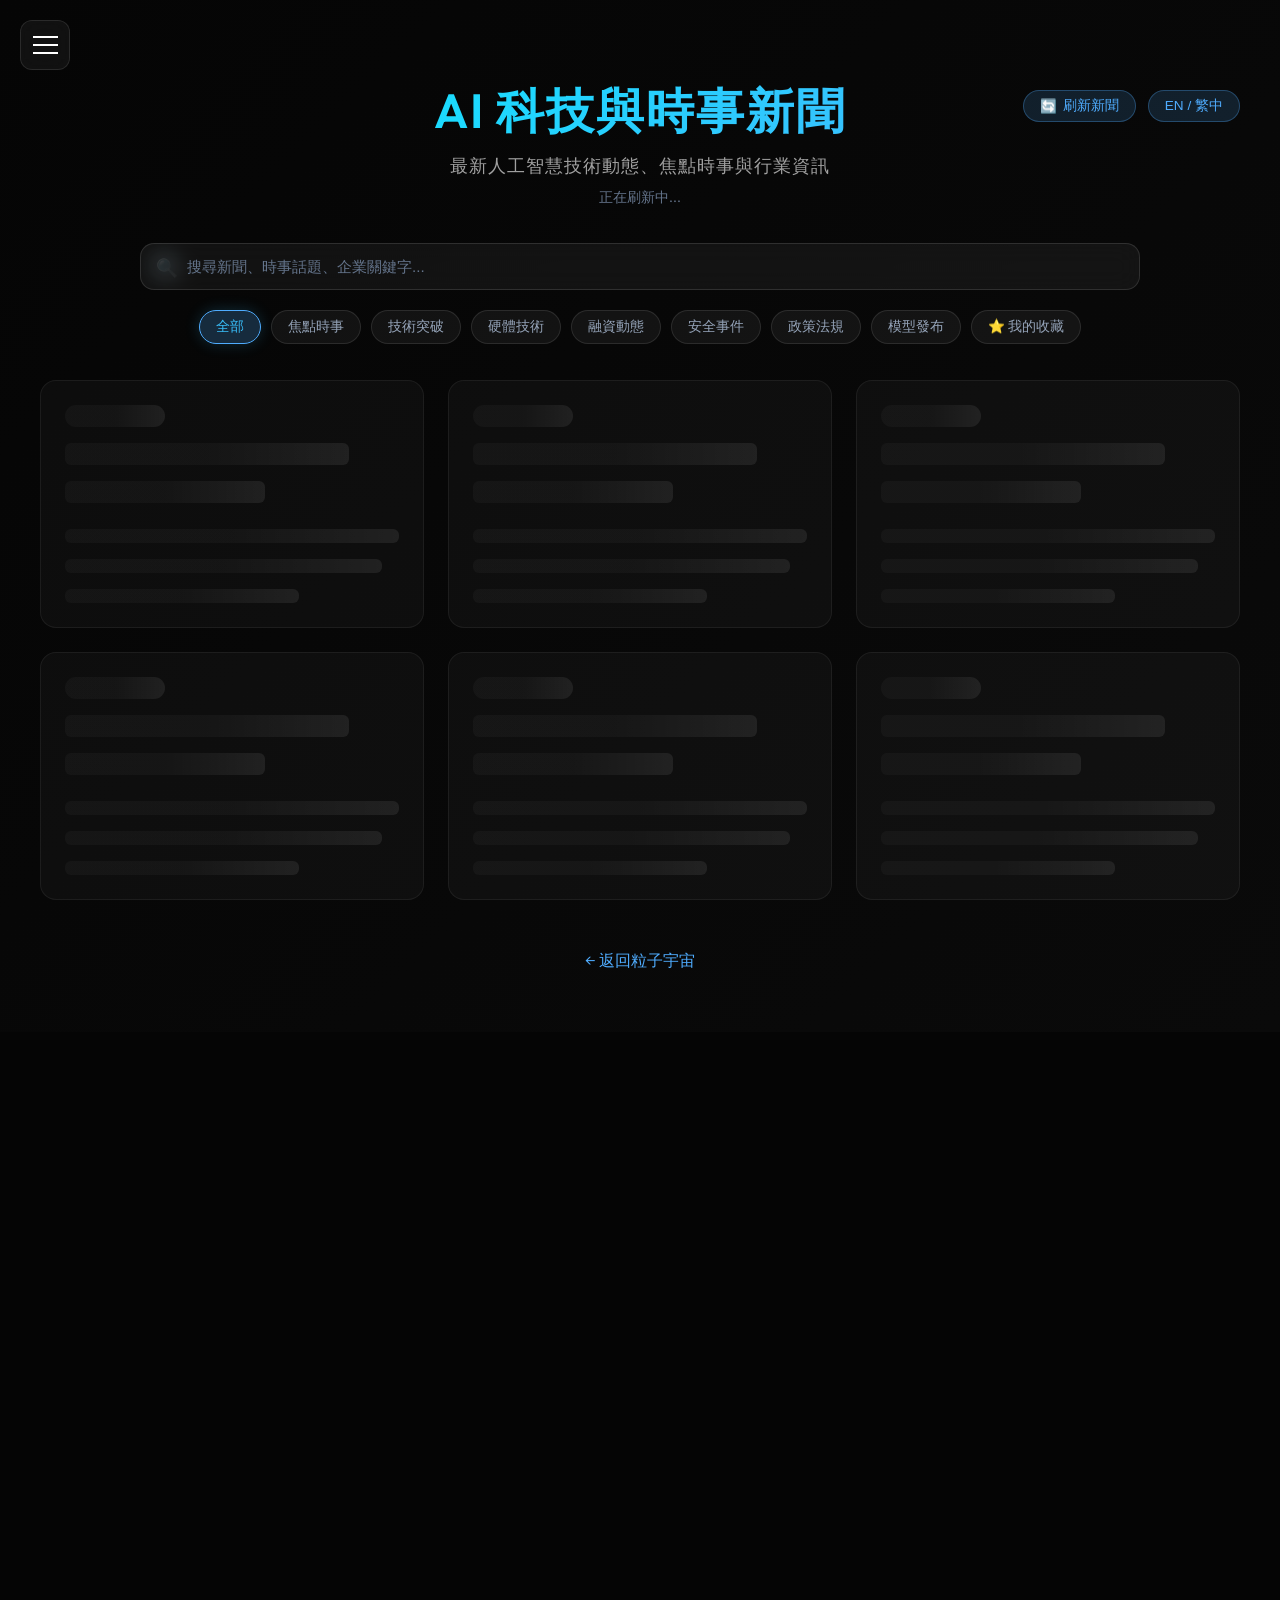
<file: ai-news.html>
<!DOCTYPE html>
<html lang="zh-Hant">

<head>
    <meta charset="UTF-8">
    <meta name="viewport" content="width=device-width, initial-scale=1.0">
    <title>AI 新聞 - Particle Universe</title>
    <link rel="stylesheet" href="style.css">
    <style>
        /* AI News Page Specific Styles */
        .news-page {
            position: absolute;
            top: 0;
            left: 0;
            width: 100vw;
            min-height: 100vh;
            background: linear-gradient(135deg, #050505 0%, #0a0a0a 100%);
            z-index: 2;
            padding: 80px 40px 60px;
            overflow-x: hidden;
        }

        .news-container {
            max-width: 1400px;
            margin: 0 auto;
        }

        .news-header {
            text-align: center;
            margin-bottom: 36px;
            position: relative;
        }

        .news-header h1 {
            font-size: 3rem;
            font-weight: 600;
            letter-spacing: 2px;
            background: linear-gradient(135deg, #00f2fe 0%, #4facfe 100%);
            -webkit-background-clip: text;
            -webkit-text-fill-color: transparent;
            margin-bottom: 10px;
        }

        .news-header p {
            font-size: 1.1rem;
            font-weight: 300;
            color: #a0a0a0;
            letter-spacing: 1px;
        }

        .header-actions {
            position: absolute;
            top: 10px;
            right: 0;
            display: flex;
            align-items: center;
            gap: 12px;
            z-index: 10;
        }

        .action-btn {
            background: rgba(79, 172, 254, 0.15);
            border: 1px solid rgba(79, 172, 254, 0.3);
            color: #4facfe;
            padding: 6px 16px;
            border-radius: 20px;
            font-size: 0.85rem;
            cursor: pointer;
            transition: all 0.2s ease;
            display: inline-flex;
            align-items: center;
            gap: 6px;
        }

        .action-btn:hover {
            background: rgba(79, 172, 254, 0.35);
            border-color: rgba(79, 172, 254, 0.6);
            color: #ffffff;
        }

        .action-btn.active {
            background: linear-gradient(135deg, #00f2fe 0%, #4facfe 100%);
            color: #050505;
            font-weight: 600;
        }

        .refresh-spinner {
            display: inline-block;
            transition: transform 0.6s ease;
        }

        .refresh-spinner.spinning {
            animation: spin 1s linear infinite;
        }

        @keyframes spin {
            100% { transform: rotate(360deg); }
        }

        /* Controls Section: Search + Filters */
        .controls-section {
            max-width: 1000px;
            margin: 0 auto 36px;
            display: flex;
            flex-direction: column;
            gap: 20px;
        }

        .search-box-wrapper {
            position: relative;
            width: 100%;
        }

        .search-box {
            width: 100%;
            padding: 14px 20px 14px 46px;
            background: rgba(255, 255, 255, 0.05);
            border: 1px solid rgba(255, 255, 255, 0.12);
            border-radius: 14px;
            color: #ffffff;
            font-size: 0.95rem;
            outline: none;
            backdrop-filter: blur(12px);
            transition: all 0.3s ease;
        }

        .search-box:focus {
            border-color: rgba(79, 172, 254, 0.6);
            background: rgba(255, 255, 255, 0.08);
            box-shadow: 0 0 20px rgba(79, 172, 254, 0.2);
        }

        .search-box::placeholder {
            color: #64748b;
        }

        .search-icon {
            position: absolute;
            left: 16px;
            top: 50%;
            transform: translateY(-50%);
            color: #64748b;
            font-size: 1.1rem;
            pointer-events: none;
        }

        .clear-search-btn {
            position: absolute;
            right: 14px;
            top: 50%;
            transform: translateY(-50%);
            background: none;
            border: none;
            color: #94a3b8;
            font-size: 1.1rem;
            cursor: pointer;
            display: none;
            padding: 4px 8px;
        }

        .clear-search-btn:hover {
            color: #ffffff;
        }

        /* Filter Pills */
        .filter-pills {
            display: flex;
            flex-wrap: wrap;
            justify-content: center;
            gap: 10px;
        }

        .filter-pill {
            background: rgba(255, 255, 255, 0.05);
            border: 1px solid rgba(255, 255, 255, 0.1);
            color: #94a3b8;
            padding: 7px 16px;
            border-radius: 20px;
            font-size: 0.85rem;
            cursor: pointer;
            transition: all 0.25s ease;
            user-select: none;
        }

        .filter-pill:hover {
            background: rgba(255, 255, 255, 0.1);
            color: #ffffff;
            border-color: rgba(79, 172, 254, 0.3);
        }

        .filter-pill.active {
            background: rgba(79, 172, 254, 0.22);
            border-color: #4facfe;
            color: #38bdf8;
            font-weight: 500;
            box-shadow: 0 0 15px rgba(56, 189, 248, 0.2);
        }

        /* News Grid & Cards */
        .news-grid {
            display: grid;
            grid-template-columns: repeat(auto-fill, minmax(380px, 1fr));
            gap: 24px;
            margin: 0 auto;
        }

        .news-card {
            background: rgba(255, 255, 255, 0.04);
            border: 1px solid rgba(255, 255, 255, 0.09);
            backdrop-filter: blur(10px);
            border-radius: 16px;
            padding: 24px;
            transition: all 0.3s cubic-bezier(0.4, 0, 0.2, 1);
            display: flex;
            flex-direction: column;
            position: relative;
        }

        .news-card:hover {
            background: rgba(255, 255, 255, 0.07);
            transform: translateY(-4px);
            border-color: rgba(79, 172, 254, 0.35);
            box-shadow: 0 12px 30px rgba(0, 0, 0, 0.4), 0 0 20px rgba(79, 172, 254, 0.1);
        }

        .card-top {
            display: flex;
            justify-content: space-between;
            align-items: center;
            margin-bottom: 14px;
        }

        .news-card .category {
            background: rgba(79, 172, 254, 0.15);
            color: #38bdf8;
            font-size: 0.75rem;
            font-weight: 600;
            padding: 4px 12px;
            border-radius: 20px;
            letter-spacing: 0.5px;
            border: 1px solid rgba(56, 189, 248, 0.2);
        }

        .news-card .date-badge {
            font-size: 0.78rem;
            color: #808080;
            display: flex;
            align-items: center;
            gap: 6px;
        }

        .news-card .title {
            font-size: 1.18rem;
            font-weight: 500;
            color: #f1f5f9;
            margin-bottom: 12px;
            line-height: 1.45;
            cursor: pointer;
            transition: color 0.2s ease;
        }

        .news-card .title:hover {
            color: #38bdf8;
        }

        .news-card .summary {
            font-size: 0.88rem;
            font-weight: 300;
            color: #94a3b8;
            line-height: 1.6;
            margin-bottom: 20px;
            flex-grow: 1;
            display: -webkit-box;
            -webkit-line-clamp: 4;
            -webkit-box-orient: vertical;
            overflow: hidden;
        }

        .card-footer {
            display: flex;
            align-items: center;
            justify-content: space-between;
            padding-top: 14px;
            border-top: 1px solid rgba(255, 255, 255, 0.06);
            font-size: 0.8rem;
        }

        .source-pill {
            color: #38bdf8;
            text-decoration: none;
            background: rgba(255, 255, 255, 0.04);
            padding: 3px 10px;
            border-radius: 6px;
            border: 1px solid rgba(255, 255, 255, 0.08);
            transition: all 0.2s ease;
            max-width: 180px;
            overflow: hidden;
            text-overflow: ellipsis;
            white-space: nowrap;
        }

        .source-pill:hover {
            background: rgba(79, 172, 254, 0.2);
            color: #ffffff;
            border-color: rgba(79, 172, 254, 0.4);
        }

        .card-actions {
            display: flex;
            align-items: center;
            gap: 8px;
        }

        .icon-btn {
            background: rgba(255, 255, 255, 0.05);
            border: 1px solid rgba(255, 255, 255, 0.1);
            color: #94a3b8;
            border-radius: 8px;
            padding: 6px 10px;
            font-size: 0.82rem;
            cursor: pointer;
            transition: all 0.2s ease;
            display: inline-flex;
            align-items: center;
            gap: 4px;
        }

        .icon-btn:hover {
            background: rgba(79, 172, 254, 0.25);
            color: #ffffff;
            border-color: #38bdf8;
        }

        .icon-btn.saved {
            background: rgba(234, 179, 8, 0.2);
            border-color: #eab308;
            color: #facc15;
        }

        /* Skeleton Loading Cards */
        .skeleton-card {
            background: rgba(255, 255, 255, 0.03);
            border: 1px solid rgba(255, 255, 255, 0.06);
            border-radius: 16px;
            padding: 24px;
            display: flex;
            flex-direction: column;
            gap: 16px;
        }

        .skeleton-line {
            height: 14px;
            background: linear-gradient(90deg, rgba(255,255,255,0.03) 25%, rgba(255,255,255,0.08) 50%, rgba(255,255,255,0.03) 75%);
            background-size: 200% 100%;
            animation: shimmer 1.5s infinite;
            border-radius: 6px;
        }

        .skeleton-tag { width: 30%; height: 22px; border-radius: 20px; }
        .skeleton-title { width: 85%; height: 22px; }
        .skeleton-title-2 { width: 60%; height: 22px; }
        .skeleton-desc-1 { width: 100%; }
        .skeleton-desc-2 { width: 95%; }
        .skeleton-desc-3 { width: 70%; }

        @keyframes shimmer {
            0% { background-position: 200% 0; }
            100% { background-position: -200% 0; }
        }

        /* Reader Modal */
        .modal-overlay {
            position: fixed;
            top: 0;
            left: 0;
            width: 100vw;
            height: 100vh;
            background: rgba(0, 0, 0, 0.8);
            backdrop-filter: blur(12px);
            z-index: 2000;
            display: flex;
            align-items: center;
            justify-content: center;
            opacity: 0;
            pointer-events: none;
            transition: opacity 0.3s ease;
            padding: 20px;
        }

        .modal-overlay.open {
            opacity: 1;
            pointer-events: auto;
        }

        .modal-content {
            background: #0d1117;
            border: 1px solid rgba(79, 172, 254, 0.3);
            border-radius: 20px;
            max-width: 680px;
            width: 100%;
            padding: 32px;
            box-shadow: 0 20px 50px rgba(0, 0, 0, 0.7), 0 0 30px rgba(79, 172, 254, 0.15);
            transform: scale(0.95);
            transition: transform 0.3s cubic-bezier(0.34, 1.56, 0.64, 1);
            position: relative;
            max-height: 85vh;
            overflow-y: auto;
        }

        .modal-overlay.open .modal-content {
            transform: scale(1);
        }

        .modal-close {
            position: absolute;
            top: 20px;
            right: 20px;
            background: rgba(255, 255, 255, 0.08);
            border: none;
            color: #94a3b8;
            font-size: 1.2rem;
            width: 34px;
            height: 34px;
            border-radius: 50%;
            cursor: pointer;
            display: flex;
            align-items: center;
            justify-content: center;
            transition: all 0.2s ease;
        }

        .modal-close:hover {
            background: rgba(255, 255, 255, 0.18);
            color: #ffffff;
        }

        .modal-category {
            display: inline-block;
            background: rgba(79, 172, 254, 0.2);
            color: #38bdf8;
            font-size: 0.8rem;
            font-weight: 600;
            padding: 4px 14px;
            border-radius: 20px;
            margin-bottom: 16px;
        }

        .modal-title {
            font-size: 1.5rem;
            font-weight: 600;
            color: #ffffff;
            margin-bottom: 14px;
            line-height: 1.4;
        }

        .modal-date {
            font-size: 0.85rem;
            color: #64748b;
            margin-bottom: 20px;
        }

        .modal-summary {
            font-size: 1.02rem;
            color: #cbd5e1;
            line-height: 1.8;
            margin-bottom: 30px;
            font-weight: 300;
        }

        .modal-actions {
            display: flex;
            align-items: center;
            gap: 12px;
            justify-content: flex-end;
            border-top: 1px solid rgba(255, 255, 255, 0.08);
            padding-top: 20px;
        }

        /* Toast notification */
        .toast {
            position: fixed;
            bottom: 30px;
            right: 30px;
            background: rgba(15, 23, 42, 0.95);
            border: 1px solid #38bdf8;
            color: #ffffff;
            padding: 12px 24px;
            border-radius: 12px;
            box-shadow: 0 10px 25px rgba(0, 0, 0, 0.5);
            font-size: 0.9rem;
            z-index: 3000;
            transform: translateY(100px);
            opacity: 0;
            transition: all 0.3s cubic-bezier(0.34, 1.56, 0.64, 1);
            display: flex;
            align-items: center;
            gap: 8px;
        }

        .toast.show {
            transform: translateY(0);
            opacity: 1;
        }

        .back-link {
            display: block;
            text-align: center;
            margin-top: 50px;
            color: #4facfe;
            text-decoration: none;
            font-size: 1rem;
            font-weight: 300;
            transition: all 0.2s ease;
        }

        .back-link:hover {
            color: #00f2fe;
            padding-left: 10px;
        }

        @media (max-width: 768px) {
            .news-header h1 { font-size: 2.2rem; }
            .header-actions {
                position: static;
                justify-content: center;
                margin-top: 16px;
            }
            .news-grid {
                grid-template-columns: 1fr;
            }
        }

        html, body { overflow-y: auto; }
        html.matrix-mode { overflow: hidden; }
        #particleCanvas { z-index: 0 !important; }
        .news-page { z-index: 2 !important; }
        .menu-container { z-index: 1000 !important; }
        .side-menu { z-index: 999 !important; }

        body.matrix-mode .news-page {
            opacity: 0;
            pointer-events: none;
            transition: opacity 0.3s ease;
        }
        body.matrix-mode #particleCanvas { z-index: 1 !important; }
    </style>
</head>

<body>
    <div class="menu-container">
        <button id="menuBtn" class="menu-btn">
            <span></span>
            <span></span>
            <span></span>
        </button>
        <div id="sideMenu" class="side-menu">
            <ul>
                <li><a href="index.html" id="homeLink">Homepage</a></li>
                <li><a href="#" id="matrixLink">Matrix</a></li>
                <li><a href="ai-news.html" id="aiNewsLink" class="active">AI NEWS</a></li>
                <li><a href="graycode.html" id="graycodeLink">Graycode Converter</a></li>
                <li><a href="openrouter.html" id="openrouterLink">OpenRouter Activity</a></li>
                <li><a href="downloads.html" id="downloadsLink">Downloads</a></li>
                <li><a href="plc-timer.html" id="plcTimerLink">PLC Timer Sim</a></li>
            </ul>
        </div>
    </div>

    <canvas id="particleCanvas"></canvas>

    <div class="news-page">
        <div class="news-container">
            <div class="news-header">
                <h1 id="pageTitle">AI 新聞</h1>
                <p id="pageSubtitle">最新人工智慧技術動態與行業資訊</p>
                <div id="updateInfo" style="color: #64748b; font-size: 0.85rem; margin-top: 10px;"></div>

                <div class="header-actions">
                    <button id="refreshBtn" class="action-btn" title="Refresh news feeds">
                        <span class="refresh-spinner" id="refreshSpinner">🔄</span>
                        <span id="refreshLabel">Refresh</span>
                    </button>
                    <button id="langToggle" class="action-btn">EN / 繁中</button>
                </div>
            </div>

            <!-- Controls: Search & Category Pills -->
            <div class="controls-section">
                <div class="search-box-wrapper">
                    <span class="search-icon">🔍</span>
                    <input type="text" id="searchInput" class="search-box" placeholder="Search news, topics, companies..." autocomplete="off">
                    <button id="clearSearchBtn" class="clear-search-btn" title="Clear search">✕</button>
                </div>

                <div class="filter-pills" id="filterPills">
                    <!-- Category pills populated by JS -->
                </div>
            </div>

            <!-- News Cards Grid -->
            <div class="news-grid" id="newsGrid">
                <!-- Skeletons / News cards dynamically populated -->
            </div>

            <a href="index.html" class="back-link" id="backLink">← 返回粒子宇宙</a>
        </div>
    </div>

    <!-- Quick Reader Modal -->
    <div id="newsModal" class="modal-overlay">
        <div class="modal-content">
            <button class="modal-close" id="modalCloseBtn">&times;</button>
            <span id="modalCategory" class="modal-category">AI News</span>
            <h2 id="modalTitle" class="modal-title"></h2>
            <div id="modalDate" class="modal-date"></div>
            <div id="modalSummary" class="modal-summary"></div>
            <div class="modal-actions">
                <button id="modalShareBtn" class="action-btn">🔗 Copy Link</button>
                <a id="modalSourceLink" href="#" target="_blank" rel="noopener noreferrer" class="action-btn active">Read Full Article ↗</a>
            </div>
        </div>
    </div>

    <!-- Toast Notification -->
    <div id="toast" class="toast">
        <span id="toastMsg">✓ Copied to clipboard</span>
    </div>

    <script src="mottos.js"></script>
    <script src="script.js"></script>
    <script src="ai-news.js"></script>
</body>
</html>
</file>
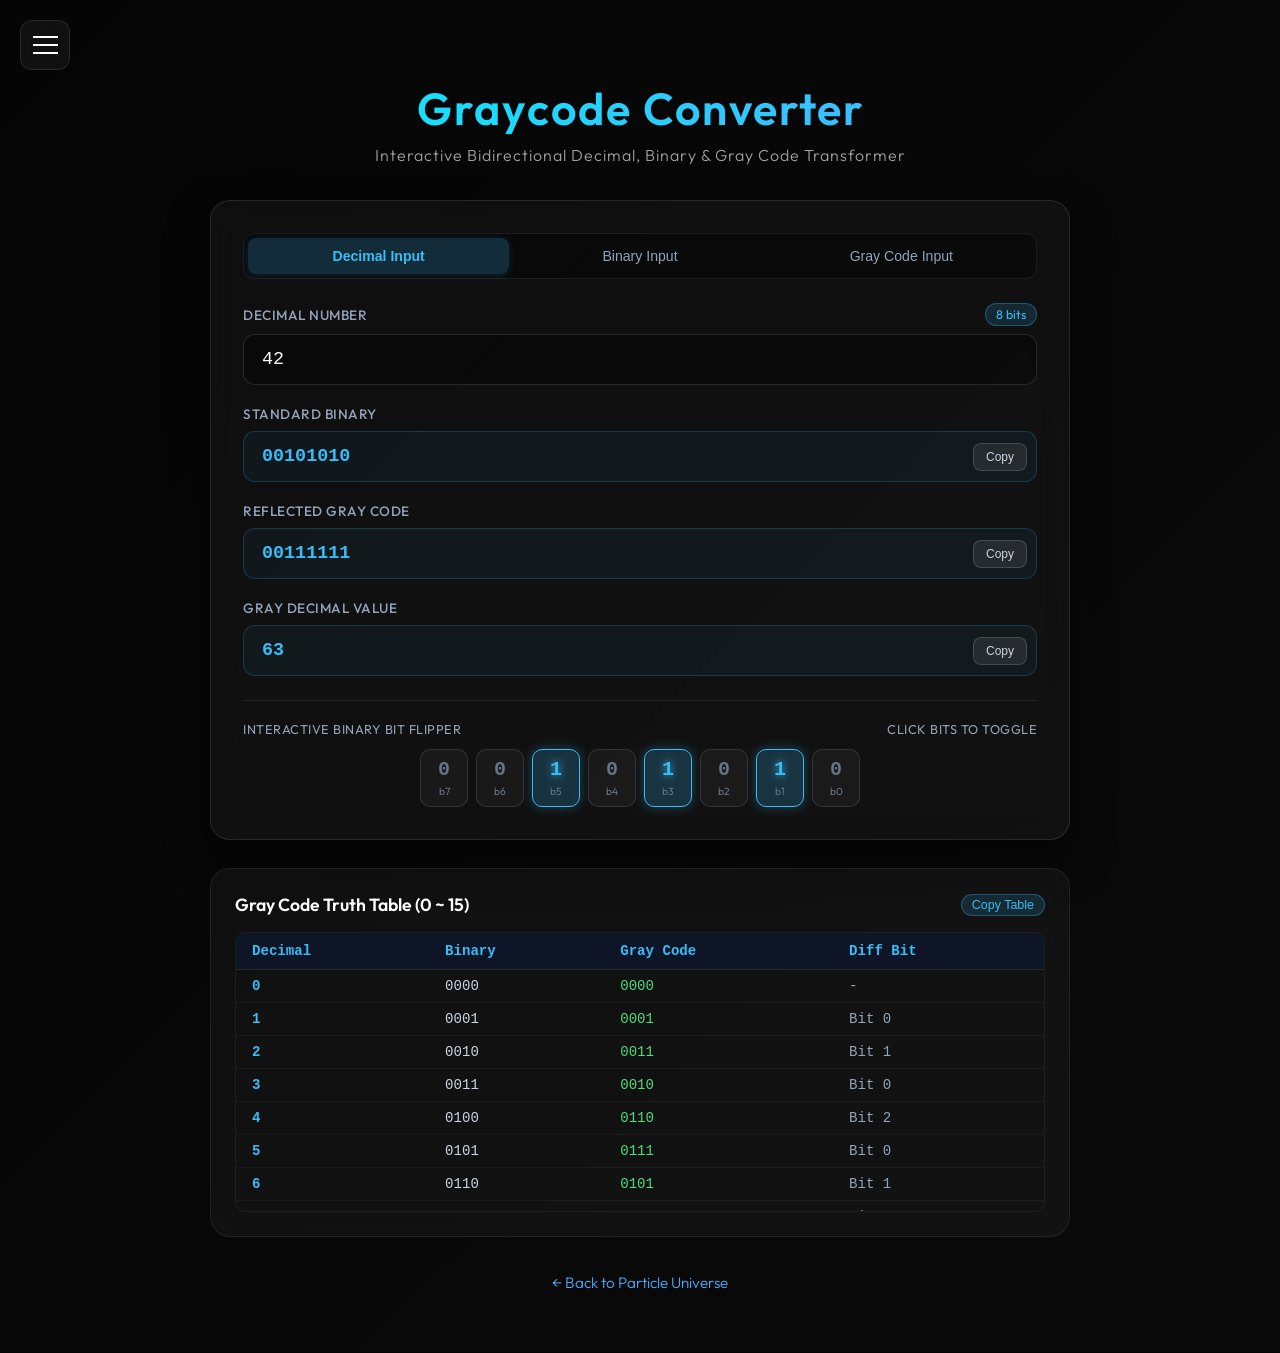
<file: graycode.html>
<!DOCTYPE html>
<html lang="en">

<head>
    <meta charset="UTF-8">
    <meta name="viewport" content="width=device-width, initial-scale=1.0">
    <title>Graycode Converter - Particle Universe</title>
    <link rel="stylesheet" href="style.css">
    <style>
        .graycode-page {
            position: absolute;
            top: 0;
            left: 0;
            width: 100vw;
            min-height: 100vh;
            background: linear-gradient(135deg, #050505 0%, #0a0a0a 100%);
            z-index: 2;
            padding: 80px 30px 60px;
            overflow-x: hidden;
        }

        .converter-container {
            max-width: 860px;
            margin: 0 auto;
        }

        .converter-header {
            text-align: center;
            margin-bottom: 35px;
        }

        .converter-header h1 {
            font-size: 2.8rem;
            font-weight: 600;
            letter-spacing: 2px;
            background: linear-gradient(135deg, #00f2fe 0%, #4facfe 100%);
            -webkit-background-clip: text;
            -webkit-text-fill-color: transparent;
            margin-bottom: 8px;
        }

        .converter-header p {
            font-size: 1rem;
            font-weight: 300;
            color: #a0a0a0;
            letter-spacing: 1px;
        }

        .main-card {
            background: rgba(255, 255, 255, 0.04);
            border: 1px solid rgba(255, 255, 255, 0.1);
            backdrop-filter: blur(16px);
            border-radius: 20px;
            padding: 32px;
            box-shadow: 0 20px 40px rgba(0, 0, 0, 0.5);
            margin-bottom: 28px;
        }

        .mode-selector {
            display: flex;
            background: rgba(0, 0, 0, 0.4);
            border-radius: 12px;
            padding: 4px;
            margin-bottom: 24px;
            border: 1px solid rgba(255, 255, 255, 0.08);
        }

        .mode-tab {
            flex: 1;
            padding: 10px 16px;
            border: none;
            background: transparent;
            color: #94a3b8;
            font-size: 0.88rem;
            font-weight: 500;
            border-radius: 8px;
            cursor: pointer;
            transition: all 0.25s ease;
        }

        .mode-tab.active {
            background: rgba(56, 189, 248, 0.2);
            color: #38bdf8;
            font-weight: 600;
            box-shadow: 0 2px 10px rgba(56, 189, 248, 0.15);
        }

        .converter-row {
            margin-bottom: 20px;
        }

        .label-row {
            display: flex;
            justify-content: space-between;
            align-items: center;
            margin-bottom: 8px;
        }

        .label-row label {
            font-size: 0.85rem;
            font-weight: 500;
            color: #94a3b8;
            letter-spacing: 0.5px;
            text-transform: uppercase;
        }

        .input-group {
            position: relative;
            display: flex;
            align-items: center;
        }

        .converter-input {
            width: 100%;
            background: rgba(0, 0, 0, 0.35);
            border: 1px solid rgba(255, 255, 255, 0.12);
            border-radius: 12px;
            padding: 14px 18px;
            font-size: 1.15rem;
            color: #ffffff;
            font-family: 'Consolas', 'Courier New', monospace;
            outline: none;
            transition: all 0.2s ease;
        }

        .converter-input:focus {
            border-color: #38bdf8;
            box-shadow: 0 0 15px rgba(56, 189, 248, 0.25);
            background: rgba(0, 0, 0, 0.5);
        }

        .converter-input[readonly] {
            color: #38bdf8;
            background: rgba(56, 189, 248, 0.05);
            border-color: rgba(56, 189, 248, 0.2);
            font-weight: 600;
        }

        .copy-btn {
            position: absolute;
            right: 10px;
            background: rgba(255, 255, 255, 0.08);
            border: 1px solid rgba(255, 255, 255, 0.15);
            color: #cbd5e1;
            padding: 6px 12px;
            border-radius: 8px;
            font-size: 0.75rem;
            cursor: pointer;
            transition: all 0.2s ease;
        }

        .copy-btn:hover {
            background: rgba(56, 189, 248, 0.25);
            color: #ffffff;
            border-color: #38bdf8;
        }

        /* Bit Toggle Buttons */
        .bit-toggle-badge {
            font-size: 0.78rem;
            color: #38bdf8;
            background: rgba(56, 189, 248, 0.15);
            border: 1px solid rgba(56, 189, 248, 0.3);
            padding: 3px 10px;
            border-radius: 12px;
            cursor: pointer;
            transition: all 0.2s ease;
        }

        .bit-toggle-badge:hover {
            background: rgba(56, 189, 248, 0.3);
        }

        /* Interactive LED Bit Flipper */
        .flipper-section {
            margin-top: 24px;
            padding-top: 20px;
            border-top: 1px solid rgba(255, 255, 255, 0.08);
        }

        .flipper-title {
            font-size: 0.8rem;
            color: #94a3b8;
            text-transform: uppercase;
            letter-spacing: 0.5px;
            margin-bottom: 12px;
            display: flex;
            justify-content: space-between;
        }

        .bit-flippers {
            display: flex;
            gap: 8px;
            flex-wrap: wrap;
            justify-content: center;
        }

        .bit-btn {
            display: flex;
            flex-direction: column;
            align-items: center;
            gap: 4px;
            background: rgba(255, 255, 255, 0.04);
            border: 1px solid rgba(255, 255, 255, 0.12);
            border-radius: 10px;
            padding: 8px 12px;
            cursor: pointer;
            transition: all 0.2s ease;
            min-width: 48px;
        }

        .bit-btn:hover {
            background: rgba(255, 255, 255, 0.1);
            transform: translateY(-2px);
        }

        .bit-btn.active {
            background: rgba(56, 189, 248, 0.2);
            border-color: #38bdf8;
            box-shadow: 0 0 12px rgba(56, 189, 248, 0.3);
        }

        .bit-btn .bit-val {
            font-size: 1.25rem;
            font-weight: 700;
            font-family: monospace;
            color: #64748b;
        }

        .bit-btn.active .bit-val {
            color: #38bdf8;
            text-shadow: 0 0 8px #38bdf8;
        }

        .bit-btn .bit-pos {
            font-size: 0.65rem;
            color: #64748b;
        }

        /* Truth Table Section */
        .table-card {
            background: rgba(255, 255, 255, 0.04);
            border: 1px solid rgba(255, 255, 255, 0.08);
            border-radius: 20px;
            padding: 24px;
            backdrop-filter: blur(10px);
        }

        .table-header {
            display: flex;
            align-items: center;
            justify-content: space-between;
            margin-bottom: 16px;
        }

        .table-header h2 {
            font-size: 1.1rem;
            font-weight: 600;
            color: #ffffff;
        }

        .sequence-table-wrap {
            max-height: 280px;
            overflow-y: auto;
            border-radius: 10px;
            border: 1px solid rgba(255, 255, 255, 0.06);
        }

        .sequence-table {
            width: 100%;
            border-collapse: collapse;
            font-family: 'Consolas', monospace;
            font-size: 0.88rem;
            text-align: left;
        }

        .sequence-table th {
            background: rgba(15, 23, 42, 0.9);
            padding: 10px 16px;
            color: #38bdf8;
            font-weight: 600;
            border-bottom: 1px solid rgba(255, 255, 255, 0.1);
            position: sticky;
            top: 0;
        }

        .sequence-table td {
            padding: 8px 16px;
            border-bottom: 1px solid rgba(255, 255, 255, 0.04);
            color: #cbd5e1;
        }

        .sequence-table tr:hover {
            background: rgba(56, 189, 248, 0.08);
        }

        .sequence-table tr.highlight {
            background: rgba(56, 189, 248, 0.18);
            color: #38bdf8;
            font-weight: bold;
        }

        .toast {
            position: fixed;
            bottom: 30px;
            right: 30px;
            background: rgba(15, 23, 42, 0.95);
            border: 1px solid #38bdf8;
            color: #ffffff;
            padding: 10px 20px;
            border-radius: 10px;
            font-size: 0.85rem;
            z-index: 2000;
            opacity: 0;
            transform: translateY(20px);
            transition: all 0.3s ease;
        }

        .toast.show {
            opacity: 1;
            transform: translateY(0);
        }

        .back-link {
            display: block;
            text-align: center;
            margin-top: 36px;
            color: #4facfe;
            text-decoration: none;
            font-size: 0.95rem;
            font-weight: 300;
            transition: all 0.2s ease;
        }

        .back-link:hover {
            color: #00f2fe;
            padding-left: 8px;
        }

        html, body { overflow-y: auto; }
        html.matrix-mode { overflow: hidden; }
        #particleCanvas { z-index: 0 !important; }
        .graycode-page { z-index: 2 !important; }
        .menu-container { z-index: 1000 !important; }
        .side-menu { z-index: 999 !important; }

        body.matrix-mode .graycode-page {
            opacity: 0;
            pointer-events: none;
            transition: opacity 0.3s ease;
        }
        body.matrix-mode #particleCanvas { z-index: 1 !important; }
    </style>
</head>

<body>
    <div class="menu-container">
        <button id="menuBtn" class="menu-btn">
            <span></span>
            <span></span>
            <span></span>
        </button>
        <div id="sideMenu" class="side-menu">
            <ul>
                <li><a href="index.html" id="homeLink">Homepage</a></li>
                <li><a href="#" id="matrixLink">Matrix</a></li>
                <li><a href="ai-news.html" id="aiNewsLink">AI NEWS</a></li>
                <li><a href="graycode.html" id="graycodeLink" class="active">Graycode Converter</a></li>
                <li><a href="openrouter.html" id="openrouterLink">OpenRouter Activity</a></li>
                <li><a href="downloads.html" id="downloadsLink">Downloads</a></li>
                <li><a href="plc-timer.html" id="plcTimerLink">PLC Timer Sim</a></li>
            </ul>
        </div>
    </div>

    <canvas id="particleCanvas"></canvas>

    <div class="graycode-page">
        <div class="converter-container">
            <div class="converter-header">
                <h1>Graycode Converter</h1>
                <p>Interactive Bidirectional Decimal, Binary & Gray Code Transformer</p>
            </div>

            <div class="main-card">
                <!-- Conversion Mode Selector -->
                <div class="mode-selector">
                    <button class="mode-tab active" onclick="setMode('dec')">Decimal Input</button>
                    <button class="mode-tab" onclick="setMode('bin')">Binary Input</button>
                    <button class="mode-tab" onclick="setMode('gray')">Gray Code Input</button>
                </div>

                <!-- Input Row 1: Primary Value -->
                <div class="converter-row">
                    <div class="label-row">
                        <label id="inputLabel" for="primaryInput">Decimal Number</label>
                        <span class="bit-toggle-badge" id="bitToggle">8 bits</span>
                    </div>
                    <div class="input-group">
                        <input type="text" id="primaryInput" class="converter-input" placeholder="Enter a number (e.g. 42)..." autocomplete="off">
                    </div>
                </div>

                <!-- Output Row 1: Standard Binary -->
                <div class="converter-row">
                    <div class="label-row">
                        <label>Standard Binary</label>
                    </div>
                    <div class="input-group">
                        <input type="text" id="binaryOutput" readonly class="converter-input">
                        <button class="copy-btn" onclick="copyValue('binaryOutput')">Copy</button>
                    </div>
                </div>

                <!-- Output Row 2: Reflected Gray Code -->
                <div class="converter-row">
                    <div class="label-row">
                        <label>Reflected Gray Code</label>
                    </div>
                    <div class="input-group">
                        <input type="text" id="grayOutput" readonly class="converter-input">
                        <button class="copy-btn" onclick="copyValue('grayOutput')">Copy</button>
                    </div>
                </div>

                <!-- Output Row 3: Decimal of Graycode -->
                <div class="converter-row" style="margin-bottom: 0;">
                    <div class="label-row">
                        <label>Gray Decimal Value</label>
                    </div>
                    <div class="input-group">
                        <input type="text" id="grayDecimalOutput" readonly class="converter-input">
                        <button class="copy-btn" onclick="copyValue('grayDecimalOutput')">Copy</button>
                    </div>
                </div>

                <!-- Interactive Clickable Bit Flippers -->
                <div class="flipper-section">
                    <div class="flipper-title">
                        <span>Interactive Binary Bit Flipper</span>
                        <span>Click bits to toggle</span>
                    </div>
                    <div class="bit-flippers" id="bitFlippers">
                        <!-- Populated by JavaScript -->
                    </div>
                </div>
            </div>

            <!-- Sequence / Truth Table Section -->
            <div class="table-card">
                <div class="table-header">
                    <h2>Gray Code Truth Table (0 ~ 15)</h2>
                    <button class="bit-toggle-badge" onclick="copyTable()">Copy Table</button>
                </div>
                <div class="sequence-table-wrap">
                    <table class="sequence-table" id="sequenceTable">
                        <thead>
                            <tr>
                                <th>Decimal</th>
                                <th>Binary</th>
                                <th>Gray Code</th>
                                <th>Diff Bit</th>
                            </tr>
                        </thead>
                        <tbody id="sequenceTableBody">
                            <!-- Populated by JavaScript -->
                        </tbody>
                    </table>
                </div>
            </div>

            <a href="index.html" class="back-link">← Back to Particle Universe</a>
        </div>
    </div>

    <div id="toast" class="toast">Copied to clipboard!</div>

    <script src="mottos.js"></script>
    <script src="script.js"></script>
    <script src="graycode.js"></script>
</body>

</html>
</file>
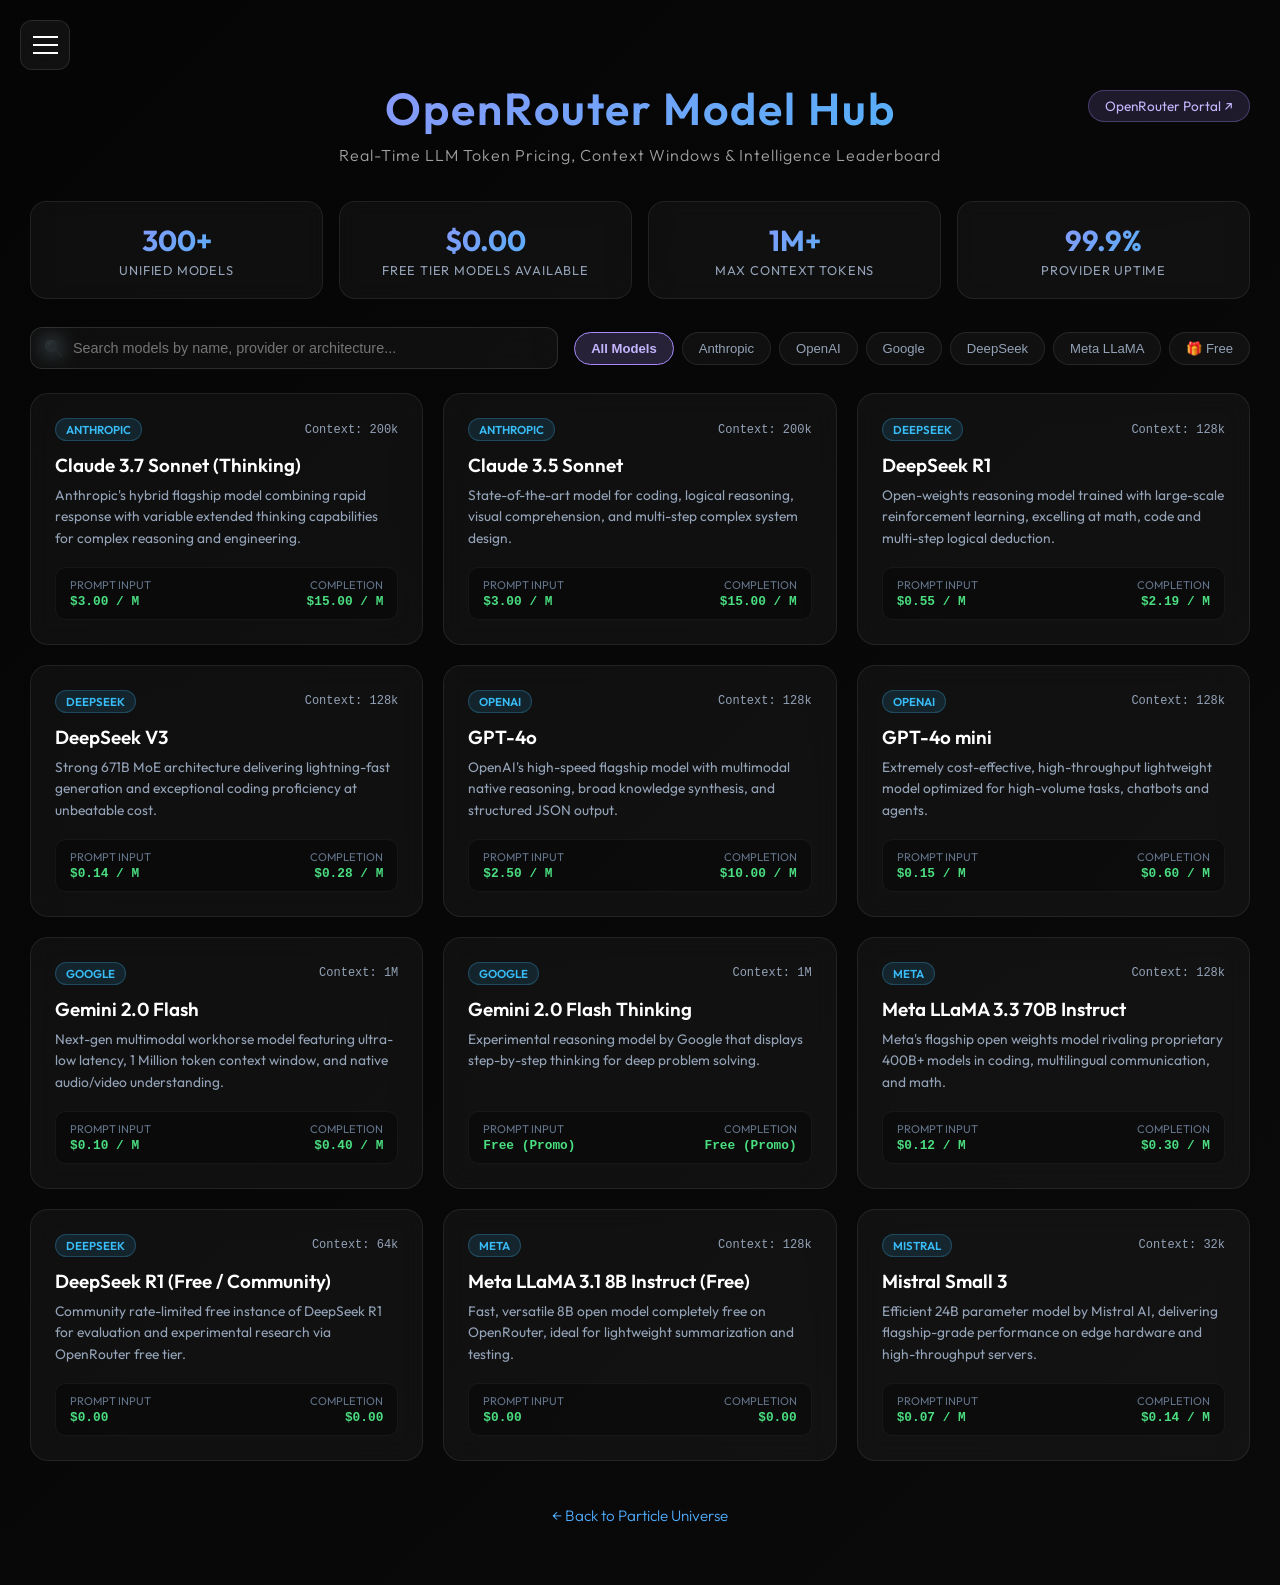
<file: openrouter.html>
<!DOCTYPE html>
<html lang="en">

<head>
    <meta charset="UTF-8">
    <meta name="viewport" content="width=device-width, initial-scale=1.0">
    <title>OpenRouter Activity & Model Hub - Particle Universe</title>
    <link rel="stylesheet" href="style.css">
    <style>
        .or-page {
            position: absolute;
            top: 0;
            left: 0;
            width: 100vw;
            min-height: 100vh;
            background: linear-gradient(135deg, #050505 0%, #0a0a0a 100%);
            z-index: 2;
            padding: 80px 30px 60px;
            overflow-x: hidden;
        }

        .or-container {
            max-width: 1300px;
            margin: 0 auto;
        }

        .or-header {
            text-align: center;
            margin-bottom: 36px;
            position: relative;
        }

        .or-header h1 {
            font-size: 2.8rem;
            font-weight: 600;
            letter-spacing: 2px;
            background: linear-gradient(135deg, #a78bfa 0%, #38bdf8 100%);
            -webkit-background-clip: text;
            -webkit-text-fill-color: transparent;
            margin-bottom: 8px;
        }

        .or-header p {
            font-size: 1rem;
            font-weight: 300;
            color: #a0a0a0;
            letter-spacing: 1px;
        }

        .header-actions {
            position: absolute;
            top: 10px;
            right: 0;
            display: flex;
            gap: 10px;
        }

        .external-btn {
            background: rgba(167, 139, 250, 0.15);
            border: 1px solid rgba(167, 139, 250, 0.3);
            color: #c4b5fd;
            padding: 6px 16px;
            border-radius: 20px;
            font-size: 0.85rem;
            text-decoration: none;
            display: inline-flex;
            align-items: center;
            gap: 6px;
            transition: all 0.2s ease;
        }

        .external-btn:hover {
            background: rgba(167, 139, 250, 0.35);
            color: #ffffff;
            border-color: #a78bfa;
        }

        /* Metrics Stats Row */
        .stats-grid {
            display: grid;
            grid-template-columns: repeat(auto-fit, minmax(220px, 1fr));
            gap: 16px;
            margin-bottom: 28px;
        }

        .stat-card {
            background: rgba(255, 255, 255, 0.04);
            border: 1px solid rgba(255, 255, 255, 0.08);
            border-radius: 16px;
            padding: 20px;
            backdrop-filter: blur(10px);
            text-align: center;
            transition: transform 0.2s ease;
        }

        .stat-card:hover {
            transform: translateY(-3px);
            border-color: rgba(167, 139, 250, 0.3);
        }

        .stat-val {
            font-size: 1.8rem;
            font-weight: 700;
            background: linear-gradient(135deg, #a78bfa 0%, #38bdf8 100%);
            -webkit-background-clip: text;
            -webkit-text-fill-color: transparent;
            font-family: 'Outfit', sans-serif;
            margin-bottom: 4px;
        }

        .stat-lbl {
            font-size: 0.8rem;
            color: #94a3b8;
            text-transform: uppercase;
            letter-spacing: 0.8px;
        }

        /* Filter & Search Bar */
        .controls-bar {
            display: flex;
            gap: 16px;
            margin-bottom: 24px;
            flex-wrap: wrap;
            align-items: center;
            justify-content: space-between;
        }

        .search-input-wrap {
            position: relative;
            flex: 1;
            min-width: 260px;
        }

        .search-input {
            width: 100%;
            padding: 12px 18px 12px 42px;
            background: rgba(255, 255, 255, 0.04);
            border: 1px solid rgba(255, 255, 255, 0.12);
            border-radius: 12px;
            color: #ffffff;
            font-size: 0.9rem;
            outline: none;
            backdrop-filter: blur(10px);
            transition: all 0.2s ease;
        }

        .search-input:focus {
            border-color: #a78bfa;
            box-shadow: 0 0 15px rgba(167, 139, 250, 0.25);
        }

        .search-icon {
            position: absolute;
            left: 14px;
            top: 50%;
            transform: translateY(-50%);
            color: #64748b;
        }

        .category-pills {
            display: flex;
            gap: 8px;
            flex-wrap: wrap;
        }

        .cat-pill {
            background: rgba(255, 255, 255, 0.04);
            border: 1px solid rgba(255, 255, 255, 0.09);
            color: #94a3b8;
            padding: 8px 16px;
            border-radius: 20px;
            font-size: 0.82rem;
            cursor: pointer;
            transition: all 0.2s ease;
        }

        .cat-pill:hover {
            color: #ffffff;
            border-color: rgba(167, 139, 250, 0.3);
        }

        .cat-pill.active {
            background: rgba(167, 139, 250, 0.2);
            border-color: #a78bfa;
            color: #c4b5fd;
            font-weight: 600;
        }

        /* Models Grid */
        .models-grid {
            display: grid;
            grid-template-columns: repeat(auto-fill, minmax(360px, 1fr));
            gap: 20px;
        }

        .model-card {
            background: rgba(255, 255, 255, 0.04);
            border: 1px solid rgba(255, 255, 255, 0.08);
            border-radius: 18px;
            padding: 24px;
            backdrop-filter: blur(12px);
            transition: all 0.3s cubic-bezier(0.4, 0, 0.2, 1);
            display: flex;
            flex-direction: column;
        }

        .model-card:hover {
            transform: translateY(-4px);
            border-color: rgba(167, 139, 250, 0.4);
            box-shadow: 0 12px 30px rgba(0, 0, 0, 0.5), 0 0 20px rgba(167, 139, 250, 0.12);
        }

        .model-top {
            display: flex;
            align-items: center;
            justify-content: space-between;
            margin-bottom: 12px;
        }

        .model-provider-badge {
            font-size: 0.72rem;
            font-weight: 600;
            background: rgba(56, 189, 248, 0.12);
            color: #38bdf8;
            border: 1px solid rgba(56, 189, 248, 0.25);
            padding: 3px 10px;
            border-radius: 20px;
            text-transform: uppercase;
        }

        .model-context-badge {
            font-size: 0.75rem;
            color: #94a3b8;
            font-family: monospace;
        }

        .model-name {
            font-size: 1.18rem;
            font-weight: 600;
            color: #ffffff;
            margin-bottom: 8px;
        }

        .model-desc {
            font-size: 0.86rem;
            color: #94a3b8;
            line-height: 1.55;
            margin-bottom: 18px;
            flex-grow: 1;
        }

        .model-pricing-row {
            display: flex;
            justify-content: space-between;
            background: rgba(0, 0, 0, 0.3);
            border-radius: 10px;
            padding: 10px 14px;
            border: 1px solid rgba(255, 255, 255, 0.05);
            font-size: 0.8rem;
        }

        .price-col {
            display: flex;
            flex-direction: column;
            gap: 2px;
        }

        .price-label {
            color: #64748b;
            font-size: 0.7rem;
            text-transform: uppercase;
        }

        .price-val {
            color: #4ade80;
            font-weight: 600;
            font-family: monospace;
        }

        .back-link {
            display: block;
            text-align: center;
            margin-top: 45px;
            color: #4facfe;
            text-decoration: none;
            font-size: 0.95rem;
            font-weight: 300;
            transition: all 0.2s ease;
        }

        .back-link:hover {
            color: #00f2fe;
            padding-left: 8px;
        }

        html, body { overflow-y: auto; }
        html.matrix-mode { overflow: hidden; }
        #particleCanvas { z-index: 0 !important; }
        .or-page { z-index: 2 !important; }
        .menu-container { z-index: 1000 !important; }
        .side-menu { z-index: 999 !important; }

        body.matrix-mode .or-page {
            opacity: 0;
            pointer-events: none;
            transition: opacity 0.3s ease;
        }
        body.matrix-mode #particleCanvas { z-index: 1 !important; }
    </style>
</head>

<body>
    <div class="menu-container">
        <button id="menuBtn" class="menu-btn">
            <span></span>
            <span></span>
            <span></span>
        </button>
        <div id="sideMenu" class="side-menu">
            <ul>
                <li><a href="index.html" id="homeLink">Homepage</a></li>
                <li><a href="#" id="matrixLink">Matrix</a></li>
                <li><a href="ai-news.html" id="aiNewsLink">AI NEWS</a></li>
                <li><a href="graycode.html" id="graycodeLink">Graycode Converter</a></li>
                <li><a href="openrouter.html" id="openrouterLink" class="active">OpenRouter Activity</a></li>
                <li><a href="downloads.html" id="downloadsLink">Downloads</a></li>
                <li><a href="plc-timer.html" id="plcTimerLink">PLC Timer Sim</a></li>
            </ul>
        </div>
    </div>

    <canvas id="particleCanvas"></canvas>

    <div class="or-page">
        <div class="or-container">
            <div class="or-header">
                <h1>OpenRouter Model Hub</h1>
                <p>Real-Time LLM Token Pricing, Context Windows & Intelligence Leaderboard</p>
                <div class="header-actions">
                    <a href="https://openrouter.ai/models" target="_blank" rel="noopener noreferrer" class="external-btn">
                        OpenRouter Portal ↗
                    </a>
                </div>
            </div>

            <!-- Stats KPI Cards -->
            <div class="stats-grid">
                <div class="stat-card">
                    <div class="stat-val">300+</div>
                    <div class="stat-lbl">Unified Models</div>
                </div>
                <div class="stat-card">
                    <div class="stat-val">$0.00</div>
                    <div class="stat-lbl">Free Tier Models Available</div>
                </div>
                <div class="stat-card">
                    <div class="stat-val">1M+</div>
                    <div class="stat-lbl">Max Context Tokens</div>
                </div>
                <div class="stat-card">
                    <div class="stat-val">99.9%</div>
                    <div class="stat-lbl">Provider Uptime</div>
                </div>
            </div>

            <!-- Controls: Search & Category Pills -->
            <div class="controls-bar">
                <div class="search-input-wrap">
                    <span class="search-icon">🔍</span>
                    <input type="text" id="modelSearch" class="search-input" placeholder="Search models by name, provider or architecture..." autocomplete="off">
                </div>
                <div class="category-pills" id="categoryPills">
                    <button class="cat-pill active" onclick="filterModels('all')">All Models</button>
                    <button class="cat-pill" onclick="filterModels('anthropic')">Anthropic</button>
                    <button class="cat-pill" onclick="filterModels('openai')">OpenAI</button>
                    <button class="cat-pill" onclick="filterModels('google')">Google</button>
                    <button class="cat-pill" onclick="filterModels('deepseek')">DeepSeek</button>
                    <button class="cat-pill" onclick="filterModels('meta')">Meta LLaMA</button>
                    <button class="cat-pill" onclick="filterModels('free')">🎁 Free</button>
                </div>
            </div>

            <!-- Models Grid -->
            <div class="models-grid" id="modelsGrid">
                <!-- Populated dynamically via JS -->
            </div>

            <a href="index.html" class="back-link">← Back to Particle Universe</a>
        </div>
    </div>

    <script src="mottos.js"></script>
    <script src="script.js"></script>
    <script>
        const openRouterModels = [
            {
                name: "Claude 3.7 Sonnet (Thinking)",
                provider: "Anthropic",
                providerKey: "anthropic",
                context: "200k",
                desc: "Anthropic's hybrid flagship model combining rapid response with variable extended thinking capabilities for complex reasoning and engineering.",
                promptPrice: "$3.00 / M",
                completionPrice: "$15.00 / M",
                isFree: false
            },
            {
                name: "Claude 3.5 Sonnet",
                provider: "Anthropic",
                providerKey: "anthropic",
                context: "200k",
                desc: "State-of-the-art model for coding, logical reasoning, visual comprehension, and multi-step complex system design.",
                promptPrice: "$3.00 / M",
                completionPrice: "$15.00 / M",
                isFree: false
            },
            {
                name: "DeepSeek R1",
                provider: "DeepSeek",
                providerKey: "deepseek",
                context: "128k",
                desc: "Open-weights reasoning model trained with large-scale reinforcement learning, excelling at math, code and multi-step logical deduction.",
                promptPrice: "$0.55 / M",
                completionPrice: "$2.19 / M",
                isFree: false
            },
            {
                name: "DeepSeek V3",
                provider: "DeepSeek",
                providerKey: "deepseek",
                context: "128k",
                desc: "Strong 671B MoE architecture delivering lightning-fast generation and exceptional coding proficiency at unbeatable cost.",
                promptPrice: "$0.14 / M",
                completionPrice: "$0.28 / M",
                isFree: false
            },
            {
                name: "GPT-4o",
                provider: "OpenAI",
                providerKey: "openai",
                context: "128k",
                desc: "OpenAI's high-speed flagship model with multimodal native reasoning, broad knowledge synthesis, and structured JSON output.",
                promptPrice: "$2.50 / M",
                completionPrice: "$10.00 / M",
                isFree: false
            },
            {
                name: "GPT-4o mini",
                provider: "OpenAI",
                providerKey: "openai",
                context: "128k",
                desc: "Extremely cost-effective, high-throughput lightweight model optimized for high-volume tasks, chatbots and agents.",
                promptPrice: "$0.15 / M",
                completionPrice: "$0.60 / M",
                isFree: false
            },
            {
                name: "Gemini 2.0 Flash",
                provider: "Google",
                providerKey: "google",
                context: "1M",
                desc: "Next-gen multimodal workhorse model featuring ultra-low latency, 1 Million token context window, and native audio/video understanding.",
                promptPrice: "$0.10 / M",
                completionPrice: "$0.40 / M",
                isFree: false
            },
            {
                name: "Gemini 2.0 Flash Thinking",
                provider: "Google",
                providerKey: "google",
                context: "1M",
                desc: "Experimental reasoning model by Google that displays step-by-step thinking for deep problem solving.",
                promptPrice: "Free (Promo)",
                completionPrice: "Free (Promo)",
                isFree: true
            },
            {
                name: "Meta LLaMA 3.3 70B Instruct",
                provider: "Meta",
                providerKey: "meta",
                context: "128k",
                desc: "Meta's flagship open weights model rivaling proprietary 400B+ models in coding, multilingual communication, and math.",
                promptPrice: "$0.12 / M",
                completionPrice: "$0.30 / M",
                isFree: false
            },
            {
                name: "DeepSeek R1 (Free / Community)",
                provider: "DeepSeek",
                providerKey: "free",
                context: "64k",
                desc: "Community rate-limited free instance of DeepSeek R1 for evaluation and experimental research via OpenRouter free tier.",
                promptPrice: "$0.00",
                completionPrice: "$0.00",
                isFree: true
            },
            {
                name: "Meta LLaMA 3.1 8B Instruct (Free)",
                provider: "Meta",
                providerKey: "free",
                context: "128k",
                desc: "Fast, versatile 8B open model completely free on OpenRouter, ideal for lightweight summarization and testing.",
                promptPrice: "$0.00",
                completionPrice: "$0.00",
                isFree: true
            },
            {
                name: "Mistral Small 3",
                provider: "Mistral",
                providerKey: "other",
                context: "32k",
                desc: "Efficient 24B parameter model by Mistral AI, delivering flagship-grade performance on edge hardware and high-throughput servers.",
                promptPrice: "$0.07 / M",
                completionPrice: "$0.14 / M",
                isFree: false
            }
        ];

        let activeFilter = 'all';
        let currentSearch = '';

        function renderModels() {
            const grid = document.getElementById('modelsGrid');
            if (!grid) return;

            let filtered = openRouterModels.filter(m => {
                const matchesFilter = (activeFilter === 'all') ||
                                      (activeFilter === 'free' && m.isFree) ||
                                      (m.providerKey === activeFilter);
                
                const q = currentSearch.toLowerCase();
                const matchesSearch = !q || m.name.toLowerCase().includes(q) ||
                                      m.provider.toLowerCase().includes(q) ||
                                      m.desc.toLowerCase().includes(q);

                return matchesFilter && matchesSearch;
            });

            if (filtered.length === 0) {
                grid.innerHTML = `
                    <div style="grid-column: 1 / -1; text-align: center; padding: 60px 20px; color: #64748b;">
                        <div style="font-size: 2.5rem; margin-bottom: 10px;">🔍</div>
                        <p style="font-size: 1.1rem; color: #94a3b8;">No matching models found</p>
                    </div>
                `;
                return;
            }

            grid.innerHTML = filtered.map(m => `
                <div class="model-card">
                    <div class="model-top">
                        <span class="model-provider-badge">${m.provider}</span>
                        <span class="model-context-badge">Context: ${m.context}</span>
                    </div>
                    <div class="model-name">${m.name}</div>
                    <div class="model-desc">${m.desc}</div>
                    <div class="model-pricing-row">
                        <div class="price-col">
                            <span class="price-label">Prompt Input</span>
                            <span class="price-val">${m.promptPrice}</span>
                        </div>
                        <div class="price-col" style="text-align: right;">
                            <span class="price-label">Completion</span>
                            <span class="price-val">${m.completionPrice}</span>
                        </div>
                    </div>
                </div>
            `).join('');
        }

        function filterModels(key) {
            activeFilter = key;
            document.querySelectorAll('.cat-pill').forEach(btn => btn.classList.remove('active'));
            event.target.classList.add('active');
            renderModels();
        }

        document.getElementById('modelSearch').addEventListener('input', (e) => {
            currentSearch = e.target.value;
            renderModels();
        });

        // Initialize
        renderModels();
    </script>
</body>

</html>
</file>
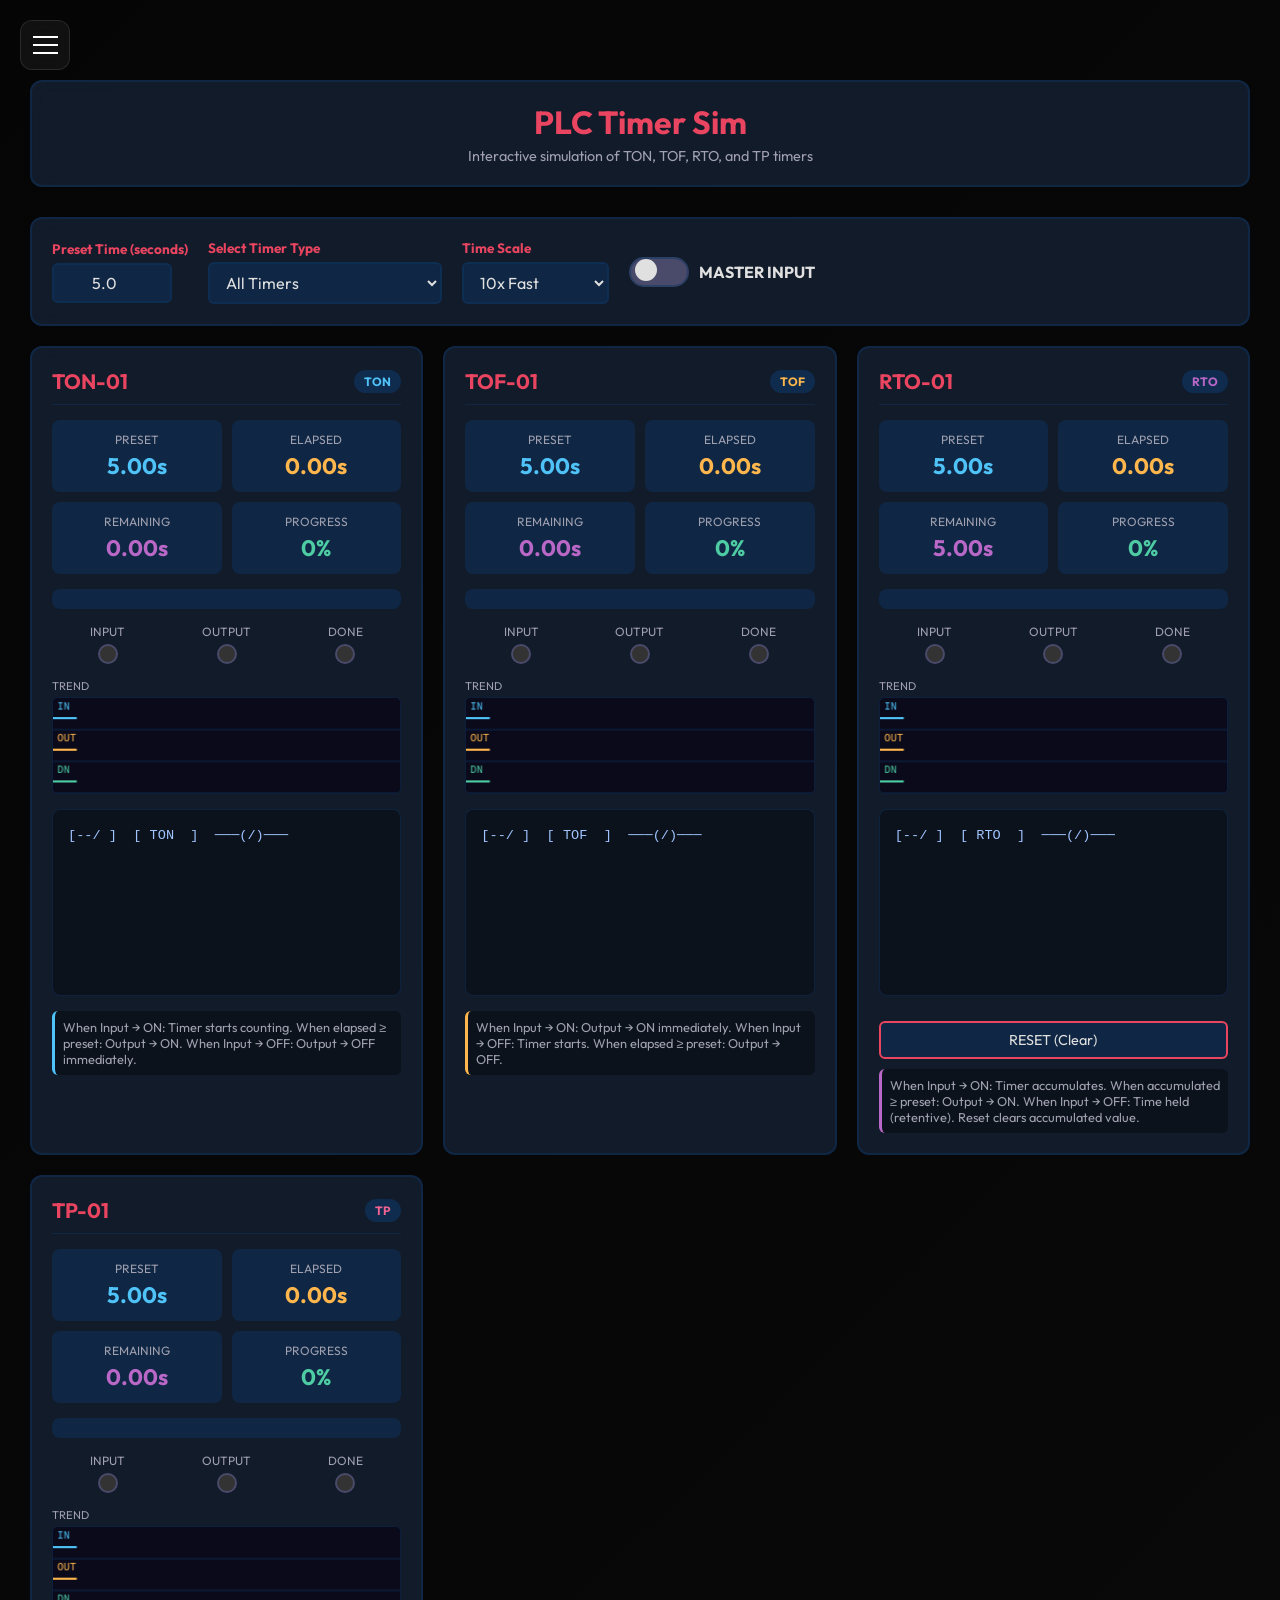
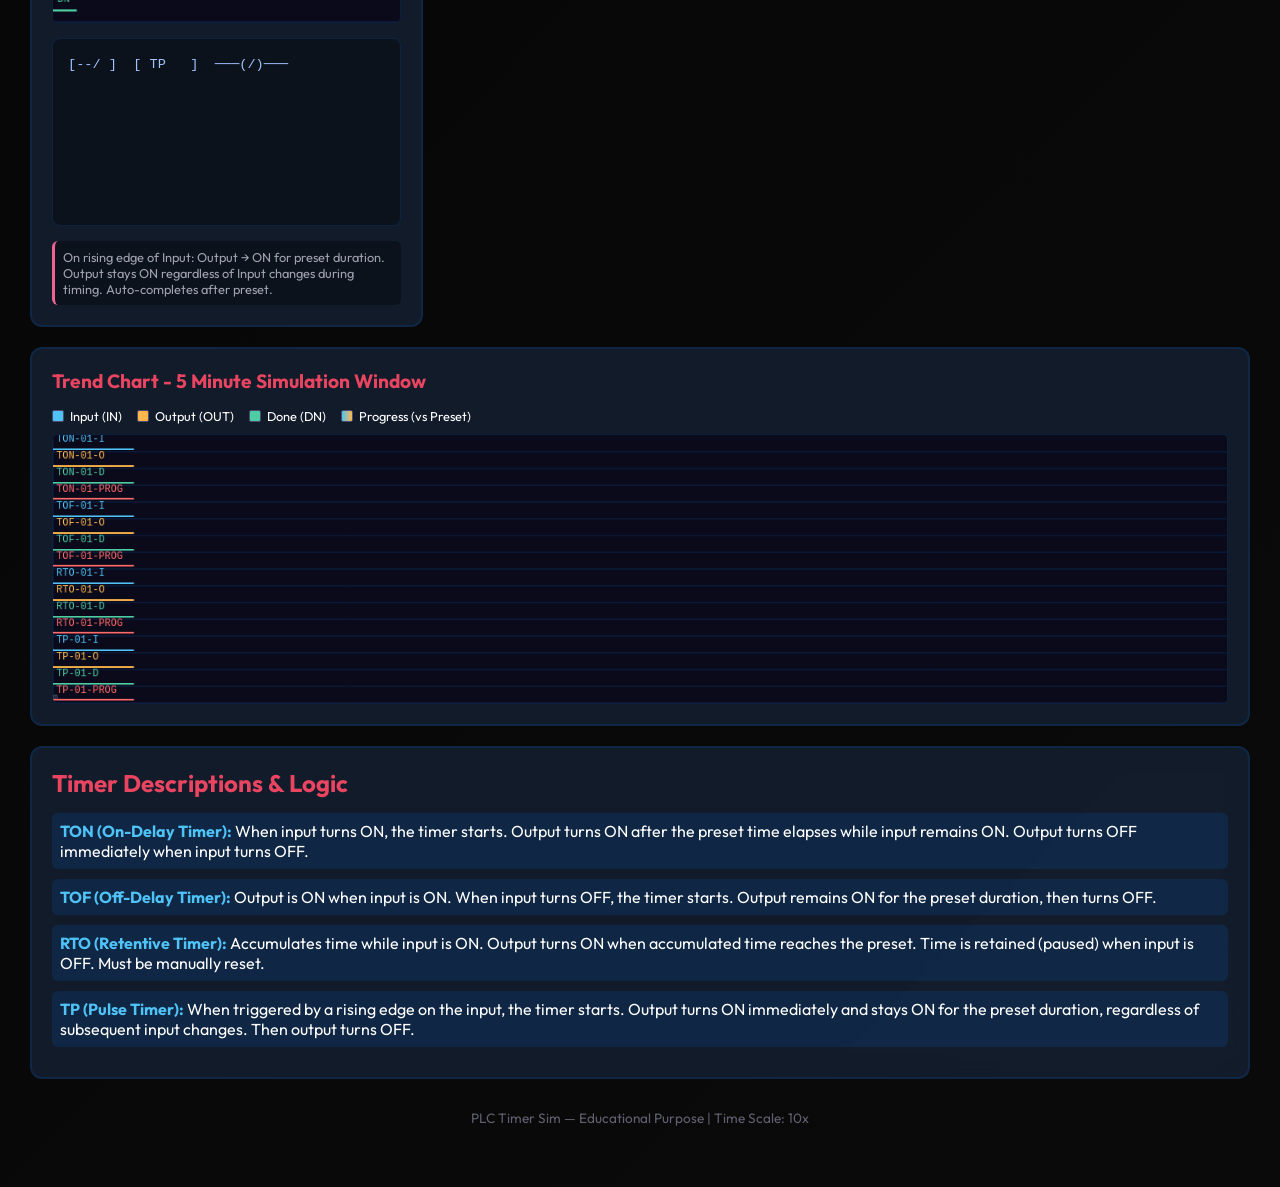
<file: plc-timer.html>
<!DOCTYPE html>
<html lang="en">

<head>
    <meta charset="UTF-8">
    <meta name="viewport" content="width=device-width, initial-scale=1.0">
    <title>PLC Timer Sim - Particle Universe</title>
    <link rel="stylesheet" href="style.css">
    <style>
        /* ===== Particle Universe Page Overlay ===== */
        .plc-page {
            position: absolute;
            top: 0;
            left: 0;
            width: 100vw;
            min-height: 100vh;
            background: linear-gradient(135deg, #050505 0%, #0a0a0a 100%);
            z-index: 2;
            padding: 80px 30px 60px;
            overflow-x: hidden;
        }

        html, body { overflow-y: auto; }
        html.matrix-mode { overflow: hidden; }
        #particleCanvas { z-index: 0 !important; }
        .plc-page { z-index: 2 !important; }
        .menu-container { z-index: 1000 !important; }
        .side-menu { z-index: 999 !important; }

        body.matrix-mode .plc-page {
            opacity: 0;
            pointer-events: none;
            transition: opacity 0.3s ease;
        }
        body.matrix-mode #particleCanvas { z-index: 1 !important; }

        /* ===== PLC Timer Simulator Styles ===== */
        .simulator-container {
            max-width: 1400px;
            margin: 0 auto;
        }

        .plc-header {
            text-align: center;
            margin-bottom: 30px;
            padding: 20px;
            background: rgba(22, 33, 52, 0.8);
            border-radius: 12px;
            border: 2px solid rgba(15, 52, 96, 0.5);
            backdrop-filter: blur(10px);
        }

        .plc-header h1 {
            color: #e94560;
            font-size: 2em;
            margin-bottom: 5px;
        }

        .plc-header p {
            color: #a0a0b0;
            font-size: 0.9em;
        }

        .controls-panel {
            background: rgba(22, 33, 52, 0.8);
            border-radius: 12px;
            padding: 20px;
            margin-bottom: 20px;
            border: 2px solid rgba(15, 52, 96, 0.5);
            backdrop-filter: blur(10px);
        }

        .controls-row {
            display: flex;
            gap: 20px;
            align-items: center;
            flex-wrap: wrap;
        }

        .control-group {
            display: flex;
            flex-direction: column;
            gap: 5px;
        }

        .control-group label {
            color: #e94560;
            font-size: 0.85em;
            font-weight: bold;
        }

        .control-group select,
        .control-group input {
            padding: 8px 12px;
            border: 2px solid rgba(15, 52, 96, 0.5);
            border-radius: 6px;
            background: rgba(15, 52, 96, 0.5);
            color: #e0e0e0;
            font-family: inherit;
            font-size: 1em;
            outline: none;
            transition: border-color 0.3s;
        }

        .control-group select:focus,
        .control-group input:focus {
            border-color: #e94560;
        }

        .preset-input {
            width: 120px;
            text-align: center;
        }

        .master-toggle {
            display: flex;
            align-items: center;
            gap: 10px;
            cursor: pointer;
            user-select: none;
        }

        .toggle-switch {
            position: relative;
            width: 60px;
            height: 30px;
        }

        .toggle-switch input {
            opacity: 0;
            width: 0;
            height: 0;
        }

        .slider {
            position: absolute;
            cursor: pointer;
            top: 0;
            left: 0;
            right: 0;
            bottom: 0;
            background-color: #4a4a6a;
            border-radius: 30px;
            transition: 0.4s;
            border: 2px solid rgba(15, 52, 96, 0.5);
        }

        .slider:before {
            position: absolute;
            content: "";
            height: 22px;
            width: 22px;
            left: 4px;
            bottom: 4px;
            background-color: #e0e0e0;
            border-radius: 50%;
            transition: 0.4s;
        }

        input:checked + .slider {
            background-color: #e94560;
        }

        input:checked + .slider:before {
            transform: translateX(30px);
        }

        .toggle-label {
            font-weight: bold;
            color: #e0e0e0;
        }

        .timers-grid {
            display: grid;
            grid-template-columns: repeat(auto-fit, minmax(350px, 1fr));
            gap: 20px;
        }

        .timer-card {
            background: rgba(22, 33, 52, 0.8);
            border-radius: 12px;
            padding: 20px;
            border: 2px solid rgba(15, 52, 96, 0.5);
            transition: all 0.3s;
            backdrop-filter: blur(10px);
        }

        .timer-card.active {
            border-color: #e94560;
            box-shadow: 0 0 20px rgba(233, 69, 96, 0.3);
        }

        .timer-card.timer-finished {
            border-color: #4ecca3;
            box-shadow: 0 0 20px rgba(78, 204, 163, 0.4);
        }

        .timer-header {
            display: flex;
            justify-content: space-between;
            align-items: center;
            margin-bottom: 15px;
            padding-bottom: 10px;
            border-bottom: 1px solid rgba(15, 52, 96, 0.5);
        }

        .timer-title {
            font-size: 1.3em;
            font-weight: bold;
            color: #e94560;
        }

        .timer-type-badge {
            padding: 4px 10px;
            border-radius: 12px;
            font-size: 0.75em;
            font-weight: bold;
            text-transform: uppercase;
        }

        .badge-ton { background: rgba(15, 52, 96, 0.7); color: #4fc3f7; }
        .badge-tof { background: rgba(15, 52, 96, 0.7); color: #ffb74d; }
        .badge-rto { background: rgba(15, 52, 96, 0.7); color: #ba68c8; }
        .badge-tp { background: rgba(15, 52, 96, 0.7); color: #f06292; }

        .timer-display {
            display: grid;
            grid-template-columns: 1fr 1fr;
            gap: 10px;
            margin-bottom: 15px;
        }

        .display-item {
            background: rgba(15, 52, 96, 0.5);
            border-radius: 8px;
            padding: 12px;
            text-align: center;
        }

        .display-item .label {
            font-size: 0.75em;
            color: #a0a0b0;
            margin-bottom: 5px;
        }

        .display-item .value {
            font-size: 1.4em;
            font-weight: bold;
        }

        .value.preset { color: #4fc3f7; }
        .value.elapsed { color: #ffb74d; }
        .value.remaining { color: #ba68c8; }
        .value.done { color: #4ecca3; }

        .timer-status {
            display: flex;
            justify-content: space-around;
            margin: 15px 0;
        }

        .status-indicator {
            display: flex;
            flex-direction: column;
            align-items: center;
            gap: 5px;
        }

        .status-label {
            font-size: 0.75em;
            color: #a0a0b0;
        }

        .status-light {
            width: 20px;
            height: 20px;
            border-radius: 50%;
            border: 2px solid #4a4a6a;
        }

        .light-on {
            background: #e94560;
            box-shadow: 0 0 10px #e94560;
        }

        .light-off {
            background: #333;
            box-shadow: none;
        }

        .light-done {
            background: #4ecca3;
            box-shadow: 0 0 10px #4ecca3;
        }

        .progress-container {
            background: rgba(15, 52, 96, 0.5);
            border-radius: 8px;
            height: 20px;
            margin: 10px 0;
            overflow: hidden;
            position: relative;
        }

        .progress-bar {
            height: 100%;
            border-radius: 8px;
            transition: width 0.1s linear;
            background: linear-gradient(90deg, #4fc3f7, #ffb74d);
        }

        .progress-bar.done {
            background: linear-gradient(90deg, #4ecca3, #69f0ae);
        }

        .timer-description {
            font-size: 0.8em;
            color: #a0a0b0;
            margin-top: 10px;
            padding: 8px;
            background: rgba(10, 17, 26, 0.8);
            border-radius: 6px;
            border-left: 3px solid rgba(15, 52, 96, 0.5);
        }

        .timer-description.ton { border-left-color: #4fc3f7; }
        .timer-description.tof { border-left-color: #ffb74d; }
        .timer-description.rto { border-left-color: #ba68c8; }
        .timer-description.tp { border-left-color: #f06292; }

        .reset-btn {
            padding: 8px 16px;
            background: rgba(15, 52, 96, 0.5);
            color: #e0e0e0;
            border: 2px solid #e94560;
            border-radius: 6px;
            cursor: pointer;
            font-family: inherit;
            font-size: 0.9em;
            margin-top: 10px;
            width: 100%;
            transition: all 0.2s;
        }

        .reset-btn:hover {
            background: #e94560;
            color: #162134;
        }

        .instructions {
            background: rgba(22, 33, 52, 0.8);
            border-radius: 12px;
            padding: 20px;
            margin-top: 20px;
            border: 2px solid rgba(15, 52, 96, 0.5);
            backdrop-filter: blur(10px);
        }

        .instructions h2 {
            color: #e94560;
            margin-bottom: 15px;
        }

        .instructions ul {
            list-style: none;
            padding-left: 0;
        }

        .instructions li {
            margin-bottom: 10px;
            padding: 8px;
            background: rgba(15, 52, 96, 0.5);
            border-radius: 6px;
        }

        .instructions li strong {
            color: #4fc3f7;
        }

        .footer {
            text-align: center;
            margin-top: 30px;
            color: #606070;
            font-size: 0.85em;
        }

        .preset-unit {
            font-size: 0.75em;
            color: #a0a0b0;
        }

        /* Trend Chart Section */
        .trend-chart-section {
            background: rgba(22, 33, 52, 0.8);
            border-radius: 12px;
            padding: 20px;
            margin: 20px 0;
            border: 2px solid rgba(15, 52, 96, 0.5);
            backdrop-filter: blur(10px);
        }

        .trend-chart-section h3 {
            color: #e94560;
            font-size: 1.2em;
            margin-bottom: 15px;
        }

        .trend-chart-section canvas {
            display: block;
            width: 100%;
            height: auto;
            background: #0a0a1b;
            border: 1px solid rgba(15, 52, 96, 0.5);
            border-radius: 6px;
        }

        .trend-legend {
            display: flex;
            gap: 15px;
            margin-bottom: 10px;
            flex-wrap: wrap;
        }

        .legend-item {
            display: flex;
            align-items: center;
            gap: 6px;
            font-size: 0.8em;
        }

        .legend-swatch {
            width: 12px;
            height: 12px;
            border-radius: 2px;
            border: 1px solid #4a4a6a;
        }

        .swatch-input { background: #4fc3f7; }
        .swatch-output { background: #ffb74d; }
        .swatch-done { background: #4ecca3; }
        .swatch-progress { background: linear-gradient(90deg, #4fc3f7, #ffb74d); }

        /* Ladder logic visualization */
        .trend-wrapper {
            margin: 15px 0;
        }

        .trend-label {
            font-size: 0.7em;
            color: #a0a0b0;
            margin-bottom: 4px;
        }

        .trend-canvas {
            display: block;
            background: #0a0a1b;
            border: 1px solid rgba(15, 52, 96, 0.5);
            border-radius: 6px;
            width: 100%;
            height: auto;
        }

        .ladder-container {
            margin: 15px 0;
            padding: 15px;
            background: rgba(10, 17, 26, 0.8);
            border-radius: 8px;
            border: 1px solid rgba(15, 52, 96, 0.5);
            overflow-x: auto;
        }

        .ladder-rung {
            font-family: 'Courier New', monospace;
            font-size: 0.85em;
            line-height: 1.6;
            white-space: pre;
            color: #a0c4ff;
        }

        .ladder-rung .input { color: #4fc3f7; }
        .ladder-rung .timer { color: #ffb74d; }
        .ladder-rung .output { color: #f06292; }
        .ladder-rung .done { color: #4ecca3; }
        .ladder-rung .-- { color: #555; }

        @media (max-width: 768px) {
            .timers-grid {
                grid-template-columns: 1fr;
            }
        }
    </style>
</head>

<body>
    <div class="menu-container">
        <button id="menuBtn" class="menu-btn">
            <span></span><span></span><span></span>
        </button>
        <div id="sideMenu" class="side-menu">
            <ul>
                <li><a href="index.html" id="homeLink">Homepage</a></li>
                <li><a href="#" id="matrixLink">Matrix</a></li>
                <li><a href="ai-news.html" id="aiNewsLink">AI NEWS</a></li>
                <li><a href="graycode.html" id="graycodeLink">Graycode Converter</a></li>
                <li><a href="openrouter.html" id="openrouterLink">OpenRouter Activity</a></li>
                <li><a href="downloads.html" id="downloadsLink">Downloads</a></li>
                <li><a href="plc-timer.html" id="plcTimerLink" class="active">PLC Timer Sim</a></li>
            </ul>
        </div>
    </div>

    <canvas id="particleCanvas"></canvas>

    <div class="plc-page">
        <div class="simulator-container">
            <div class="plc-header">
                <h1>PLC Timer Sim</h1>
                <p>Interactive simulation of TON, TOF, RTO, and TP timers</p>
            </div>

            <div class="controls-panel">
                <div class="controls-row">
                    <div class="control-group">
                        <label for="preset-input">Preset Time (seconds)</label>
                        <input type="number" id="preset-input" class="preset-input" value="5.0" min="0.1" step="0.1">
                    </div>
                    <div class="control-group">
                        <label for="timer-select">Select Timer Type</label>
                        <select id="timer-select">
                            <option value="all">All Timers</option>
                            <option value="ton-tof">TON &amp; TOF - Basic Timers</option>
                            <option value="ton">TON - On-Delay Timer</option>
                            <option value="tof">TOF - Off-Delay Timer</option>
                            <option value="rto">RTO - Retentive Timer</option>
                            <option value="tp">TP - Pulse Timer</option>
                        </select>
                    </div>
                    <div class="control-group">
                        <label for="time-scale">Time Scale</label>
                        <select id="time-scale">
                            <option value="1">Real-time (1x)</option>
                            <option value="5">5x Fast</option>
                            <option value="10" selected>10x Fast</option>
                            <option value="50">50x Fast</option>
                        </select>
                    </div>
                    <div class="master-toggle">
                        <label class="toggle-switch">
                            <input type="checkbox" id="master-input">
                            <span class="slider"></span>
                        </label>
                        <span class="toggle-label">MASTER INPUT</span>
                    </div>
                </div>
            </div>

            <div class="timers-grid" id="timers-grid">
                <!-- Timers will be populated by JavaScript -->
            </div>

            <div class="trend-chart-section">
                <h3>Trend Chart - 5 Minute Simulation Window</h3>
                <div class="trend-legend">
                    <div class="legend-item"><span class="legend-swatch swatch-input"></span> Input (IN)</div>
                    <div class="legend-item"><span class="legend-swatch swatch-output"></span> Output (OUT)</div>
                    <div class="legend-item"><span class="legend-swatch swatch-done"></span> Done (DN)</div>
                    <div class="legend-item"><span class="legend-swatch swatch-progress"></span> Progress (vs Preset)</div>
                </div>
                <canvas id="full-trend-canvas" width="1400" height="320"></canvas>
            </div>

            <div class="instructions">
                <h2>Timer Descriptions &amp; Logic</h2>
                <ul>
                    <li><strong>TON (On-Delay Timer):</strong> When input turns ON, the timer starts. Output turns ON after the preset time elapses while input remains ON. Output turns OFF immediately when input turns OFF.</li>
                    <li><strong>TOF (Off-Delay Timer):</strong> Output is ON when input is ON. When input turns OFF, the timer starts. Output remains ON for the preset duration, then turns OFF.</li>
                    <li><strong>RTO (Retentive Timer):</strong> Accumulates time while input is ON. Output turns ON when accumulated time reaches the preset. Time is retained (paused) when input is OFF. Must be manually reset.</li>
                    <li><strong>TP (Pulse Timer):</strong> When triggered by a rising edge on the input, the timer starts. Output turns ON immediately and stays ON for the preset duration, regardless of subsequent input changes. Then output turns OFF.</li>
                </ul>
            </div>

            <div class="footer">
                <p>PLC Timer Sim — Educational Purpose | Time Scale: <span id="current-scale">10x</span></p>
            </div>
        </div>
    </div>

    <script src="mottos.js"></script>
    <script src="script.js"></script>
    <script>
        // ===== Timer Classes =====
        class TOTimer {
            constructor(id, preset) {
                this.id = id;
                this.preset = preset;
                this.elapsed = 0;
                this.input = false;
                this.output = false;
                this.accumulated = 0;
                this.done = false;
                this.triggered = false;
                this.lastInput = false;
                this.history = [];
            }

            get type() { return 'TON'; }
            get label() { return 'TON - On-Delay Timer'; }
            get badgeClass() { return 'badge-ton'; }
            get descClass() { return 'ton'; }

            reset() {
                this.elapsed = 0;
                this.input = false;
                this.output = false;
                this.accumulated = 0;
                this.done = false;
                this.triggered = false;
                this.lastInput = false;
            }

            update(dt, masterInput) {
                this.input = masterInput;

                if (this.input && !this.lastInput) {
                    this.triggered = true;
                    this.elapsed = 0;
                    this.done = false;
                }

                if (this.input && this.triggered) {
                    this.elapsed += dt;
                    if (this.elapsed >= this.preset) {
                        this.output = true;
                        this.done = true;
                    }
                } else if (!this.input) {
                    this.triggered = false;
                    this.elapsed = 0;
                    this.output = false;
                    this.done = false;
                }

                this.lastInput = this.input;
            }

            get elapsedValue() { return this.elapsed.toFixed(2); }
            get remainingValue() {
                if (!this.input || this.done) return '0.00';
                const rem = Math.max(0, this.preset - this.elapsed);
                return rem.toFixed(2);
            }
            get progressPct() {
                if (this.preset === 0) return 100;
                return Math.min(100, (this.elapsed / this.preset) * 100);
            }
        }

        class TOFTimer {
            constructor(id, preset) {
                this.id = id;
                this.preset = preset;
                this.elapsed = 0;
                this.input = false;
                this.output = false;
                this.accumulated = 0;
                this.done = false;
                this.triggered = false;
                this.lastInput = false;
                this.history = [];
            }

            get type() { return 'TOF'; }
            get label() { return 'TOF - Off-Delay Timer'; }
            get badgeClass() { return 'badge-tof'; }
            get descClass() { return 'tof'; }

            reset() {
                this.elapsed = 0;
                this.input = false;
                this.output = false;
                this.accumulated = 0;
                this.done = false;
                this.triggered = false;
                this.lastInput = false;
            }

            update(dt, masterInput) {
                this.input = masterInput;

                if (this.input) {
                    this.triggered = false;
                    this.elapsed = 0;
                    this.output = true;
                    this.done = true;
                } else {
                    if (this.lastInput) {
                        this.triggered = true;
                        this.elapsed = 0;
                    }
                    if (this.triggered && !this.input) {
                        this.elapsed += dt;
                        if (this.elapsed >= this.preset) {
                            this.output = false;
                            this.done = false;
                        } else {
                            this.output = true;
                            this.done = true;
                        }
                    }
                }

                this.lastInput = this.input;
            }

            get elapsedValue() { return this.elapsed.toFixed(2); }
            get remainingValue() {
                if (this.input) return '0.00';
                if (!this.triggered) return '0.00';
                const rem = Math.max(0, this.preset - this.elapsed);
                return rem.toFixed(2);
            }
            get progressPct() {
                if (this.preset === 0) return 100;
                return Math.min(100, (this.elapsed / this.preset) * 100);
            }
        }

        class RTOTimer {
            constructor(id, preset) {
                this.id = id;
                this.preset = preset;
                this.elapsed = 0;
                this.input = false;
                this.output = false;
                this.accumulated = 0;
                this.done = false;
                this.triggered = false;
                this.lastInput = false;
                this.history = [];
            }

            get type() { return 'RTO'; }
            get label() { return 'RTO - Retentive Timer'; }
            get badgeClass() { return 'badge-rto'; }
            get descClass() { return 'rto'; }

            reset() {
                this.elapsed = 0;
                this.input = false;
                this.output = false;
                this.accumulated = 0;
                this.done = false;
                this.triggered = false;
                this.lastInput = false;
            }

            update(dt, masterInput) {
                this.input = masterInput;

                if (this.input && !this.lastInput) {
                    this.triggered = true;
                    this.done = false;
                }

                if (this.input && this.triggered) {
                    this.elapsed += dt;
                    if (this.elapsed >= this.preset) {
                        this.output = true;
                        this.done = true;
                    }
                }

                if (!this.input) {
                    this.triggered = false;
                }

                this.lastInput = this.input;
            }

            get elapsedValue() { return this.elapsed.toFixed(2); }
            get remainingValue() {
                if (this.done) return '0.00';
                if (!this.input) return this.remainingFromAccumulated;
                const rem = Math.max(0, this.preset - this.elapsed);
                return rem.toFixed(2);
            }
            get remainingFromAccumulated() {
                const rem = Math.max(0, this.preset - this.elapsed);
                return rem.toFixed(2);
            }
            get progressPct() {
                if (this.preset === 0) return 100;
                return Math.min(100, (this.elapsed / this.preset) * 100);
            }
        }

        class TPTimer {
            constructor(id, preset) {
                this.id = id;
                this.preset = preset;
                this.elapsed = 0;
                this.input = false;
                this.output = false;
                this.accumulated = 0;
                this.done = false;
                this.triggered = false;
                this.lastInput = false;
                this.pulseActive = false;
                this.history = [];
            }

            get type() { return 'TP'; }
            get label() { return 'TP - Pulse Timer'; }
            get badgeClass() { return 'badge-tp'; }
            get descClass() { return 'tp'; }

            reset() {
                this.elapsed = 0;
                this.input = false;
                this.output = false;
                this.accumulated = 0;
                this.done = false;
                this.triggered = false;
                this.lastInput = false;
                this.pulseActive = false;
            }

            update(dt, masterInput) {
                this.input = masterInput;

                if (this.input && !this.lastInput) {
                    this.pulseActive = true;
                    this.elapsed = 0;
                    this.output = true;
                    this.done = false;
                }

                if (this.pulseActive) {
                    this.elapsed += dt;
                    if (this.elapsed >= this.preset) {
                        this.output = false;
                        this.done = false;
                        this.pulseActive = false;
                    } else {
                        this.output = true;
                        this.done = true;
                    }
                }

                this.lastInput = this.input;
            }

            get elapsedValue() { return this.elapsed.toFixed(2); }
            get remainingValue() {
                if (!this.pulseActive) return '0.00';
                const rem = Math.max(0, this.preset - this.elapsed);
                return rem.toFixed(2);
            }
            get progressPct() {
                if (this.preset === 0) return 100;
                return Math.min(100, (this.elapsed / this.preset) * 100);
            }
        }

        // ===== Simulator Engine =====
        class PLCTimerSimulator {
            constructor() {
                this.timers = [];
                this.masterInput = false;
                this.timeScale = 10;
                this.lastTimestamp = null;
                this.running = true;
                this.simTime = 0;

                // Global trend history for 5-minute chart
                this.trendHistory = [];

                this.initTimers();
                this.initEventListeners();
                this.buildTimerCards();
                this.refreshCards();
                requestAnimationFrame(this.gameLoop);
            }

            initTimers() {
                const preset = parseFloat(document.getElementById('preset-input').value);
                this.timers = [
                    new TOTimer('TON-01', preset),
                    new TOFTimer('TOF-01', preset),
                    new RTOTimer('RTO-01', preset),
                    new TPTimer('TP-01', preset)
                ];
            }

            initEventListeners() {
                document.getElementById('preset-input').addEventListener('change', () => {
                    this.updatePresets();
                    this.buildTimerCards();
                });

                document.getElementById('timer-select').addEventListener('change', () => {
                    this.buildTimerCards();
                });

                document.getElementById('time-scale').addEventListener('change', (e) => {
                    this.timeScale = parseFloat(e.target.value);
                    document.getElementById('current-scale').textContent = `${this.timeScale}x`;
                });

                document.getElementById('master-input').addEventListener('change', (e) => {
                    this.masterInput = e.target.checked;
                    this.refreshCards();
                });
            }

            updatePresets() {
                const preset = parseFloat(document.getElementById('preset-input').value);
                this.timers.forEach(t => {
                    if (!t.input || t.constructor.name === 'TOTimer') {
                        t.preset = preset;
                    }
                });
            }

            gameLoop = (timestamp) => {
                if (!this.lastTimestamp) this.lastTimestamp = timestamp;
                const realDeltaTime = (timestamp - this.lastTimestamp) / 1000;
                this.lastTimestamp = timestamp;

                if (this.running) {
                    const simulatedDt = realDeltaTime * this.timeScale;
                    this.updateTimers(simulatedDt);
                }

                this.refreshCards();
                requestAnimationFrame(this.gameLoop);
            };

            updateTimers(dt) {
                this.timers.forEach(timer => {
                    timer.update(dt, this.masterInput);
                    if (!timer._lastRecordedTime || this.simTime - timer._lastRecordedTime >= 1) {
                        timer._lastRecordedTime = this.simTime;
                        timer.history.push({
                            simTime: this.simTime,
                            input: timer.input,
                            output: timer.output,
                            done: timer.done
                        });
                    }
                    if (timer.history.length > 300) {
                        timer.history.shift();
                    }
                });

                // Record global trend point every simulation second
                if (!this._lastTrendSimTime || this.simTime - this._lastTrendSimTime >= 1) {
                    this._lastTrendSimTime = this.simTime;
                    const entry = {
                        simTime: this.simTime,
                        masterInput: this.masterInput,
                        states: this.timers.map(t => ({
                            id: t.id,
                            type: t.type,
                            input: t.input ? 1 : 0,
                            output: t.output ? 1 : 0,
                            done: t.done ? 1 : 0,
                            elapsed: t.elapsed,
                            progress: t.progressPct
                        }))
                    };
                    this.trendHistory.push(entry);
                    if (this.trendHistory.length > 300) {
                        this.trendHistory.shift();
                    }
                }

                this.simTime += dt;
            }

            shouldShowTimer(timerType, selectVal) {
                if (selectVal === 'all') return true;
                if (selectVal === 'ton-tof') {
                    return timerType === 'TON' || timerType === 'TOF';
                }
                return timerType.toLowerCase() === selectVal;
            }

            renderTimer(timer) {
                const selectVal = document.getElementById('timer-select').value;
                if (selectVal !== 'all' && !this.shouldShowTimer(timer.type, selectVal)) {
                    return null;
                }

                let cardClass = '';
                if (timer.output) cardClass = timer.done ? 'timer-finished' : 'active';

                let statusLightInput = timer.input ? 'light-on' : 'light-off';
                let statusLightOutput = timer.output ? (timer.done ? 'light-done' : 'light-on') : 'light-off';
                let progressBarClass = timer.done ? 'done' : '';

                const isRTO = timer.type === 'RTO';

                let resetText = 'RESET';
                if (isRTO && !timer.input) {
                    resetText = 'RESET (Clear)';
                }

                return `
                    <div class="timer-card ${cardClass}" id="card-${timer.id}">
                        <div class="timer-header">
                            <div class="timer-title">${timer.id}</div>
                            <span class="timer-type-badge ${timer.badgeClass}">${timer.type}</span>
                        </div>

                        <div class="timer-display">
                            <div class="display-item">
                                <div class="label">PRESET</div>
                                <div class="value preset" id="val-preset-${timer.id}">${timer.preset.toFixed(2)}s</div>
                            </div>
                            <div class="display-item">
                                <div class="label">ELAPSED</div>
                                <div class="value elapsed" id="val-elapsed-${timer.id}">${timer.elapsedValue}s</div>
                            </div>
                            <div class="display-item">
                                <div class="label">REMAINING</div>
                                <div class="value remaining" id="val-remaining-${timer.id}">${timer.remainingValue}s</div>
                            </div>
                            <div class="display-item">
                                <div class="label">PROGRESS</div>
                                <div class="value done" id="val-progress-${timer.id}">${timer.progressPct.toFixed(0)}%</div>
                            </div>
                        </div>

                        <div class="progress-container">
                            <div class="progress-bar ${progressBarClass}" id="bar-${timer.id}" style="width: ${timer.progressPct}%"></div>
                        </div>

                        <div class="timer-status">
                            <div class="status-indicator">
                                <div class="status-label">INPUT</div>
                                <div class="status-light ${statusLightInput}" id="light-in-${timer.id}"></div>
                            </div>
                            <div class="status-indicator">
                                <div class="status-label">OUTPUT</div>
                                <div class="status-light ${statusLightOutput}" id="light-out-${timer.id}"></div>
                            </div>
                            <div class="status-indicator">
                                <div class="status-label">DONE</div>
                                <div class="status-light ${timer.done ? 'light-done' : 'light-off'}" id="light-dn-${timer.id}"></div>
                            </div>
                        </div>

                        <div class="trend-wrapper">
                            <div class="trend-label">TREND</div>
                            <canvas class="trend-canvas" id="trend-${timer.id}" width="330" height="90"></canvas>
                        </div>

                        <div class="ladder-container">
                            <div class="ladder-rung" id="ladder-${timer.id}">${this.renderLadder(timer)}</div>
                            <canvas id="ladder-canvas-${timer.id}" width="330" height="120" style="margin-top:10px;"></canvas>
                        </div>

                        <div id="reset-wrap-${timer.id}">
                            ${isRTO && !timer.input ? `<button class="reset-btn" onclick="simulator.resetTimer('${timer.id}')">${resetText}</button>` : ''}
                        </div>

                        <div class="timer-description ${timer.descClass}">
                            ${this.getTimerDescription(timer)}
                        </div>
                    </div>
                `;
            }

            renderLadder(timer) {
                const inState = timer.input ? '[--]●' : '[--/ ]';
                const outState = timer.output ? '( )' : '(/)';
                const outSymbol = timer.done ? '═══( )═══' : '───(/)───';
                const timerSymbol = `[ ${timer.type.padEnd(4)} ]`;
                return `${inState}  ${timerSymbol}  ${outSymbol}`;
            }

            getTimerDescription(timer) {
                const desc = {
                    'TON': 'When Input → ON: Timer starts counting. When elapsed ≥ preset: Output → ON. When Input → OFF: Output → OFF immediately.',
                    'TOF': 'When Input → ON: Output → ON immediately. When Input → OFF: Timer starts. When elapsed ≥ preset: Output → OFF.',
                    'RTO': 'When Input → ON: Timer accumulates. When accumulated ≥ preset: Output → ON. When Input → OFF: Time held (retentive). Reset clears accumulated value.',
                    'TP': 'On rising edge of Input: Output → ON for preset duration. Output stays ON regardless of Input changes during timing. Auto-completes after preset.'
                };
                return desc[timer.type] || '';
            }

            resetTimer(timerId) {
                const timer = this.timers.find(t => t.id === timerId);
                if (timer) {
                    timer.reset();
                    if (timer.type === 'RTO') {
                        timer.elapsed = 0;
                        timer.accumulated = 0;
                        timer.output = false;
                        timer.done = false;
                        timer.triggered = false;
                    }
                }
                this.refreshCards();
            }

            buildTimerCards() {
                const selectVal = document.getElementById('timer-select').value;
                let html = '';
                for (const timer of this.timers) {
                    const rendered = this.renderTimer(timer);
                    if (rendered) html += rendered;
                }
                document.getElementById('timers-grid').innerHTML = html;
            }

            refreshCards() {
                const selectVal = document.getElementById('timer-select').value;
                this.timers.forEach(timer => {
                    if (!this.shouldShowTimer(timer.type, selectVal)) return;
                    this.refreshCard(timer);
                });

                const fullCanvas = document.getElementById('full-trend-canvas');
                if (fullCanvas) this.renderFullTrend(fullCanvas);
            }

            refreshCard(timer) {
                const card = document.getElementById(`card-${timer.id}`);
                if (card) {
                    let cls = 'timer-card';
                    if (timer.output) cls += timer.done ? ' timer-finished' : ' active';
                    card.className = cls;
                }

                const setVal = (id, text) => {
                    const el = document.getElementById(id);
                    if (el) el.textContent = text;
                };
                setVal(`val-preset-${timer.id}`, `${timer.preset.toFixed(2)}s`);
                setVal(`val-elapsed-${timer.id}`, `${timer.elapsedValue}s`);
                setVal(`val-remaining-${timer.id}`, `${timer.remainingValue}s`);
                setVal(`val-progress-${timer.id}`, `${timer.progressPct.toFixed(0)}%`);

                const bar = document.getElementById(`bar-${timer.id}`);
                if (bar) {
                    bar.style.width = `${timer.progressPct}%`;
                    bar.className = 'progress-bar' + (timer.done ? ' done' : '');
                }

                const inLight = document.getElementById(`light-in-${timer.id}`);
                if (inLight) inLight.className = 'status-light ' + (timer.input ? 'light-on' : 'light-off');

                const outLight = document.getElementById(`light-out-${timer.id}`);
                if (outLight) {
                    let cls = 'status-light ';
                    if (timer.output) cls += timer.done ? 'light-done' : 'light-on';
                    else cls += 'light-off';
                    outLight.className = cls.trim();
                }

                const dnLight = document.getElementById(`light-dn-${timer.id}`);
                if (dnLight) dnLight.className = 'status-light ' + (timer.done ? 'light-done' : 'light-off');

                const ladder = document.getElementById(`ladder-${timer.id}`);
                if (ladder) ladder.textContent = this.renderLadder(timer);

                const resetWrap = document.getElementById(`reset-wrap-${timer.id}`);
                if (resetWrap && timer.type === 'RTO') {
                    if (!timer.input) {
                        resetWrap.innerHTML = `<button class="reset-btn" onclick="simulator.resetTimer('${timer.id}')">RESET (Clear)</button>`;
                    } else {
                        resetWrap.innerHTML = '';
                    }
                }

                const canvas = document.getElementById(`trend-${timer.id}`);
                if (canvas) this.renderTrend(canvas, timer);
            }

            renderTrend(canvas, timer) {
                const ctx = canvas.getContext('2d');
                const w = canvas.width;
                const h = canvas.height;
                const history = timer.history || [];

                ctx.clearRect(0, 0, w, h);
                ctx.fillStyle = '#0a0a1b';
                ctx.fillRect(0, 0, w, h);

                if (history.length < 2) return;

                const maxTime = Math.max(...history.map(p => p.simTime));
                const timeWindow = 300;
                const timeStart = Math.max(0, maxTime - timeWindow);

                const bandH = h / 3;
                const signals = [
                    { key: 'input', color: '#4fc3f7', label: 'IN' },
                    { key: 'output', color: '#ffb74d', label: 'OUT' },
                    { key: 'done', color: '#4ecca3', label: 'DN' }
                ];

                signals.forEach((sig, i) => {
                    const topY = i * bandH;
                    const bottomY = topY + bandH;
                    const yCenter = topY + bandH / 2;

                    ctx.strokeStyle = 'rgba(15, 52, 96, 0.7)';
                    ctx.lineWidth = 1;
                    ctx.beginPath();
                    ctx.moveTo(0, bottomY);
                    ctx.lineTo(w, bottomY);
                    ctx.stroke();

                    ctx.fillStyle = sig.color;
                    ctx.font = '10px "Courier New", monospace';
                    ctx.textAlign = 'left';
                    ctx.fillText(sig.label, 4, yCenter - 4);

                    ctx.strokeStyle = sig.color;
                    ctx.lineWidth = 2;
                    ctx.beginPath();
                    let started = false;

                    history.forEach(point => {
                        const t = point.simTime - timeStart;
                        if (t < 0) return;
                        const x = (t / timeWindow) * w;
                        const y = point[sig.key] ? yCenter - 4 : yCenter + 4;
                        if (!started) {
                            ctx.moveTo(x, y);
                            started = true;
                        } else {
                            ctx.lineTo(x, y);
                        }
                    });
                    ctx.stroke();
                });

                ctx.fillStyle = '#606070';
                ctx.font = '10px "Courier New", monospace';
                ctx.textAlign = 'right';
                for (let m = 0; m <= timeWindow; m += 30) {
                    const t = m;
                    if (timeStart + t > maxTime) break;
                    const x = (t / timeWindow) * w;
                    ctx.fillText(m.toString(), x - 2, h - 2);
                }
            }

            renderFullTrend(canvas) {
                const ctx = canvas.getContext('2d');
                const w = canvas.width;
                const h = canvas.height;
                const history = this.trendHistory;

                ctx.clearRect(0, 0, w, h);
                ctx.fillStyle = '#0a0a1b';
                ctx.fillRect(0, 0, w, h);

                if (history.length < 2) return;

                const maxTime = Math.max(...history.map(p => p.simTime));
                const timeWindow = 300;
                const timeStart = Math.max(0, maxTime - timeWindow);

                // Draw time axis grid (every minute)
                ctx.strokeStyle = 'rgba(15, 52, 96, 0.7)';
                ctx.lineWidth = 1;
                ctx.font = '10px "Courier New", monospace';
                ctx.fillStyle = '#606070';
                ctx.textAlign = 'center';
                for (let i = 0; i <= timeWindow; i += 60) {
                    const t = i;
                    if (timeStart + t > maxTime) break;
                    const x = (t / timeWindow) * w;
                    ctx.beginPath();
                    ctx.moveTo(x, 0);
                    ctx.lineTo(x, h);
                    ctx.stroke();

                    ctx.fillStyle = '#606070';
                    ctx.font = '10px "Courier New", monospace';
                    ctx.textAlign = 'center';
                    ctx.fillText((t / 60).toFixed(0) + 'm', x, h - 4);
                }

                // Draw each timer with IN/OUT/DN signals + progress indicator
                const signalsPerTimer = 4;
                const totalBands = this.timers.length * signalsPerTimer;
                const bandH = h / totalBands;

                const colors = {
                    input: '#4fc3f7',
                    output: '#ffb74d',
                    done: '#4ecca3',
                    progress: '#ff6b6b'
                };

                this.timers.forEach((timer, tIdx) => {
                    ['input', 'output', 'done', 'progress'].forEach((sig, sIdx) => {
                        const bandIdx = tIdx * signalsPerTimer + sIdx;
                        const bandY = bandIdx * bandH;
                        const yCenter = bandY + bandH / 2;
                        const bandLabel = sig === 'progress' ? `${timer.id}-PROG` : `${timer.id}-${sig.substring(0,1).toUpperCase()}`;

                        ctx.strokeStyle = 'rgba(15, 52, 96, 0.7)';
                        ctx.lineWidth = 1;
                        ctx.beginPath();
                        ctx.moveTo(0, bandY + bandH);
                        ctx.lineTo(w, bandY + bandH);
                        ctx.stroke();

                        if (bandH < 10) {
                            ctx.strokeStyle = sig === 'progress' ? colors.progress : colors[sig];
                            ctx.lineWidth = 1;
                            ctx.beginPath();
                            let started = false;

                            history.forEach(point => {
                                const state = point.states.find(s => s.id === timer.id);
                                if (!state) return;
                                const t = point.simTime - timeStart;
                                if (t < 0) return;
                                const x = (t / timeWindow) * w;

                                let y;
                                if (sig === 'progress') {
                                    const progPct = state.progress || 0;
                                    y = yCenter - 4 + (1 - progPct / 100) * 8;
                                } else {
                                    const offset = Math.min(3, bandH * 0.3);
                                    y = state[sig] ? yCenter - offset : yCenter + offset;
                                }

                                if (!started) {
                                    ctx.moveTo(x, y);
                                    started = true;
                                } else {
                                    ctx.lineTo(x, y);
                                }
                            });
                            ctx.stroke();
                            return;
                        }

                        ctx.fillStyle = sig === 'progress' ? colors.progress : colors[sig];
                        ctx.font = `${Math.max(8, Math.floor(bandH * 0.6))}px "Courier New", monospace`;
                        ctx.textAlign = 'left';
                        ctx.fillText(bandLabel, 4, yCenter - 2);

                        ctx.strokeStyle = sig === 'progress' ? colors.progress : colors[sig];
                        ctx.lineWidth = 2;
                        ctx.lineCap = 'round';
                        ctx.beginPath();
                        let started = false;

                        history.forEach(point => {
                            const state = point.states.find(s => s.id === timer.id);
                            if (!state) return;
                            const t = point.simTime - timeStart;
                            if (t < 0) return;
                            const x = (t / timeWindow) * w;

                            let y;
                            if (sig === 'progress') {
                                const progPct = state.progress || 0;
                                y = yCenter - 6 + (1 - progPct / 100) * 12;
                            } else {
                                const offset = bandH * 0.35;
                                y = state[sig] ? yCenter - offset : yCenter + offset;
                            }

                            if (!started) {
                                ctx.moveTo(x, y);
                                started = true;
                            } else {
                                ctx.lineTo(x, y);
                            }
                        });
                        ctx.stroke();
                    });
                });
            }
        }

        // Initialize the simulator
        const simulator = new PLCTimerSimulator();
    </script>
    <script type="module">
        import { PLCTimer } from './js/timer-engine.js';
        import { LadderVisualizer } from './js/ladder-view.js';
        import { WaveformVisualizer } from './js/waveform.js';

        /**
         * Enhanced PLC Timer Sim integration.
         * Wires the IEC 61131-3 engine (timer-engine.js),
         * Canvas Ladder Visualizer (ladder-view.js),
         * and Waveform Oscilloscope (waveform.js) into the
         * inline PLCTimerSimulator.
         */

        // Adapter: maps inline timer state to PLCTimer-style object for LadderVisualizer
        function createPLCAdapter(timer) {
            return {
                get type() { return timer.type; },
                get IN() { return timer.input; },
                get Q() { return timer.output; },
                get ET() { return timer.elapsed * 1000; },
                get PT() { return timer.preset * 1000; },
                get RESET() { return timer.type === 'RTO' && !timer.input; }
            };
        }

        function entry_time_ms() {
            if (typeof window.simulator !== 'undefined' && window.simulator) {
                return window.simulator.simTime * 1000;
            }
            return Date.now();
        }

        function initEnhancedViz() {
            if (typeof window.simulator === 'undefined') {
                setTimeout(initEnhancedViz, 50);
                return;
            }

            const sim = window.simulator;
            const plcTimers = {};
            const ladderVizs = {};

            // Create LadderVisualizers and PLCTimer engines
            sim.timers.forEach(t => {
                const canvas = document.getElementById('ladder-canvas-' + t.id);
                if (canvas) ladderVizs[t.id] = new LadderVisualizer(canvas);
                plcTimers[t.id] = new PLCTimer();
                plcTimers[t.id].setType(t.type.toLowerCase());
                plcTimers[t.id].setPT(t.preset * 1000);
            });

            // Create WaveformVisualizer for full trend canvas
            const fullCanvas = document.getElementById('full-trend-canvas');
            let waveformViz = null;
            if (fullCanvas) waveformViz = new WaveformVisualizer(fullCanvas);

            // Replace renderFullTrend with WaveformVisualizer
            const origRenderFullTrend = sim.renderFullTrend;
            sim.renderFullTrend = function(canvas) {
                if (waveformViz && this.trendHistory.length > 0) {
                    waveformViz.clear();
                    this.trendHistory.forEach(entry => {
                        const firstState = entry.states[0];
                        waveformViz.addSample({
                            time: entry.simTime * 1000,
                            IN: firstState.input,
                            Q: firstState.output,
                            ET: firstState.elapsed * 1000,
                            PT: firstState.elapsed * 1000 + 1,
                            RESET: 0
                        });
                    });
                    waveformViz.draw(entry_time_ms());
                } else {
                    origRenderFullTrend.call(this, canvas);
                }
            };

            // Hook into refreshCard for LadderVisualizer updates
            const origRefreshCard = sim.refreshCard;
            sim.refreshCard = function(timer) {
                origRefreshCard.call(this, timer);
                const ladderViz = ladderVizs[timer.id];
                if (ladderViz) {
                    const adapter = createPLCAdapter(timer);
                    ladderViz.draw(adapter);
                }
            };

            sim.buildTimerCards();
            console.log('[PLC Timer Sim] Enhanced viz modules loaded:',
                'PLCTimer engines:', Object.keys(plcTimers).length,
                'LadderVisualizers:', Object.keys(ladderVizs).length,
                'WaveformVisualizer:', !!waveformViz);
        }

        if (document.readyState === 'loading') {
            document.addEventListener('DOMContentLoaded', initEnhancedViz);
        } else {
            initEnhancedViz();
        }
    </script>
</body>

</html>
</file>
<file: style.css>
@import url('https://fonts.googleapis.com/css2?family=Outfit:wght@300;600&display=swap');

* {
    margin: 0;
    padding: 0;
    box-sizing: border-box;
}

html, body {
    background-color: #050505;
    overflow: hidden;
    font-family: 'Outfit', sans-serif;
    color: #ffffff;
}

#particleCanvas {
    position: absolute;
    top: 0;
    left: 0;
    width: 100vw;
    height: 100vh;
    z-index: 1;
}

.content {
    position: absolute;
    top: 50%;
    left: 50%;
    transform: translate(-50%, -50%);
    z-index: 2;
    text-align: center;
    pointer-events: none;
}

.content h1 {
    font-size: 4rem;
    font-weight: 600;
    letter-spacing: 2px;
    background: linear-gradient(135deg, #00f2fe 0%, #4facfe 100%);
    -webkit-background-clip: text;
    -webkit-text-fill-color: transparent;
    margin-bottom: 10px;
    text-shadow: 0px 4px 20px rgba(0, 242, 254, 0.3);
}

.content p {
    font-size: 1.2rem;
    font-weight: 300;
    color: #a0a0a0;
    letter-spacing: 1px;
}

/* Menu Styles */
.menu-container {
    position: fixed;
    top: 20px;
    left: 20px;
    z-index: 100;
}

.menu-btn {
    background: rgba(255, 255, 255, 0.05);
    border: 1px solid rgba(255, 255, 255, 0.1);
    backdrop-filter: blur(10px);
    width: 50px;
    height: 50px;
    border-radius: 12px;
    cursor: pointer;
    display: flex;
    flex-direction: column;
    justify-content: center;
    align-items: center;
    gap: 6px;
    transition: all 0.3s ease;
}

.menu-btn:hover {
    background: rgba(255, 255, 255, 0.1);
    transform: translateY(-2px);
}

.menu-btn span {
    display: block;
    width: 25px;
    height: 2px;
    background: #ffffff;
    transition: 0.3s;
}

.side-menu {
    position: fixed;
    top: 85px;
    left: 20px;
    background: rgba(15, 15, 15, 0.8);
    backdrop-filter: blur(20px);
    border: 1px solid rgba(255, 255, 255, 0.1);
    border-radius: 16px;
    padding: 20px;
    width: 220px;
    transform: translateX(-260px);
    transition: transform 0.4s cubic-bezier(0.175, 0.885, 0.32, 1.275);
}

.side-menu.active {
    transform: translateX(0);
}

.side-menu ul {
    list-style: none;
}

.side-menu ul li {
    margin-bottom: 15px;
}

.side-menu ul li:last-child {
    margin-bottom: 0;
}

.side-menu ul li a {
    text-decoration: none;
    color: #ffffff;
    font-size: 1.1rem;
    font-weight: 300;
    display: block;
    padding: 8px 12px;
    border-radius: 8px;
    transition: all 0.2s ease;
}

.side-menu ul li a:hover {
    background: rgba(255, 255, 255, 0.1);
    padding-left: 18px;
    color: #4facfe;
}
</file>
